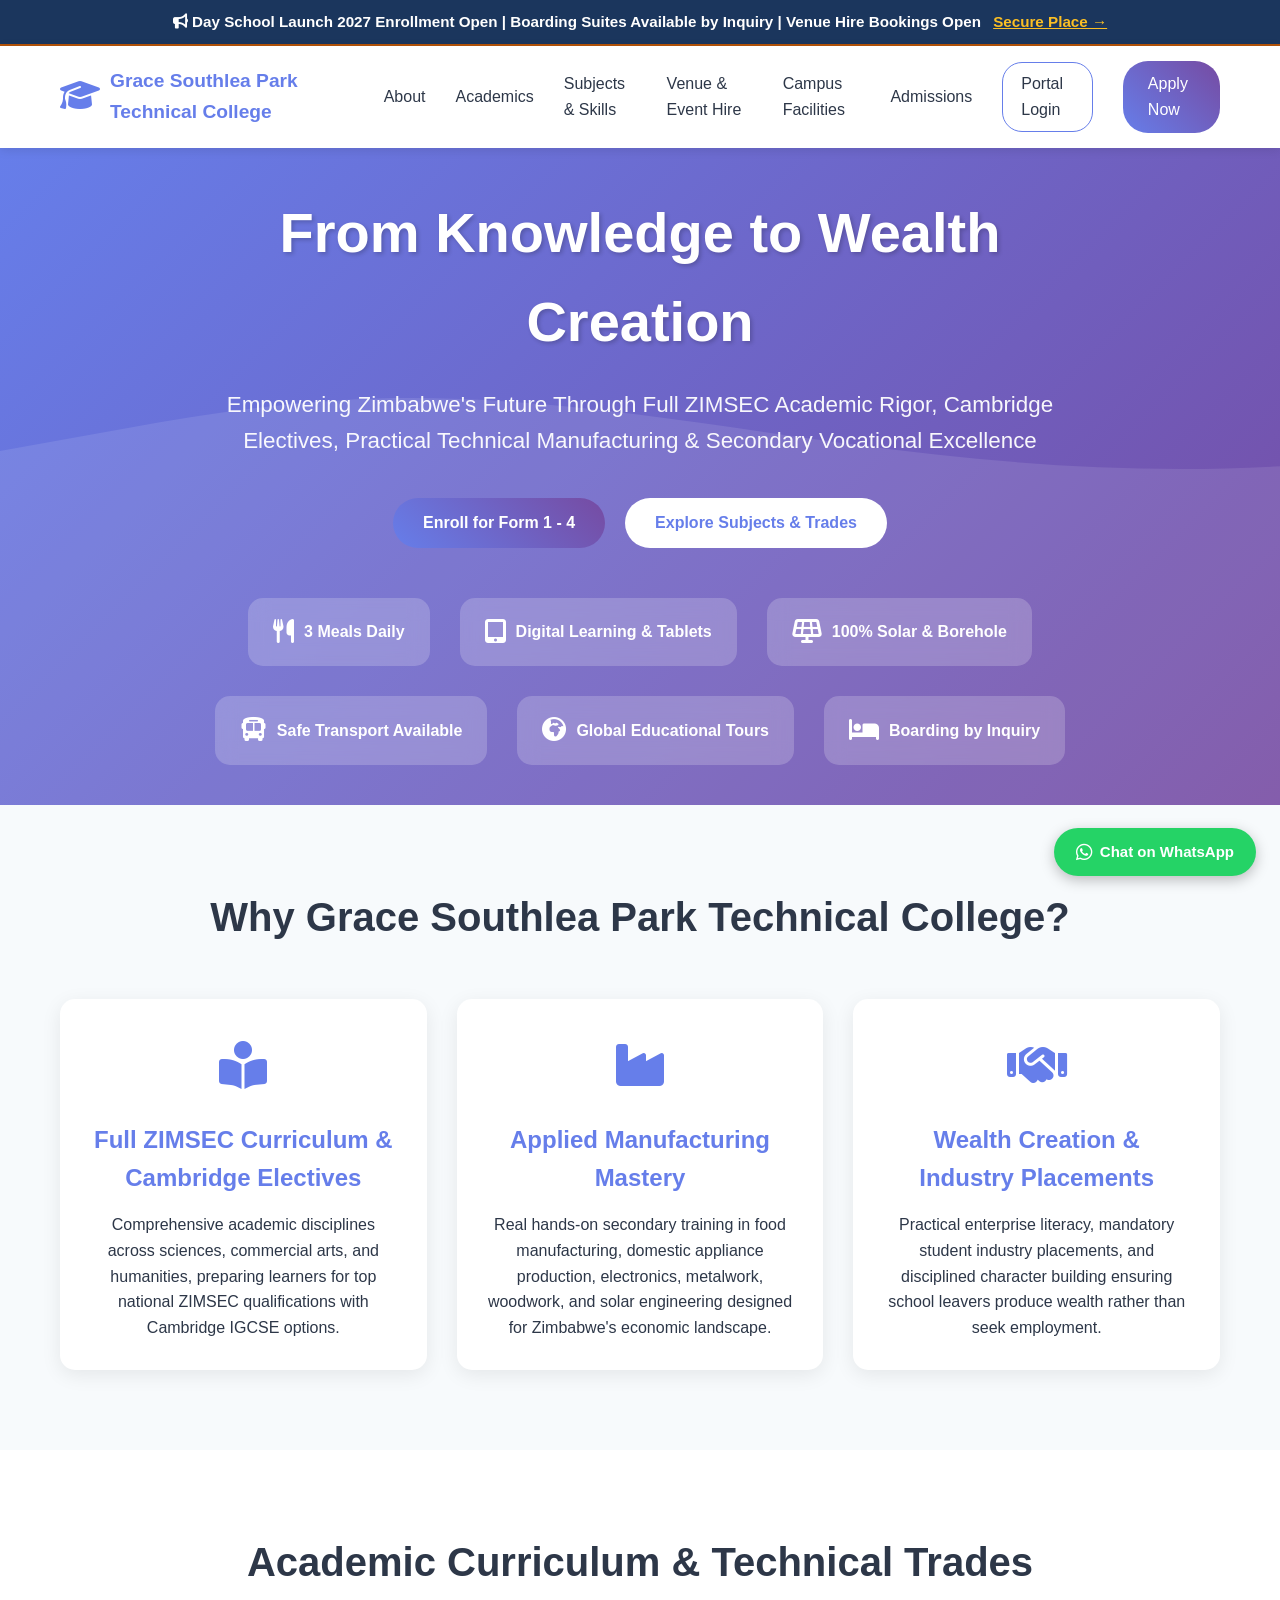
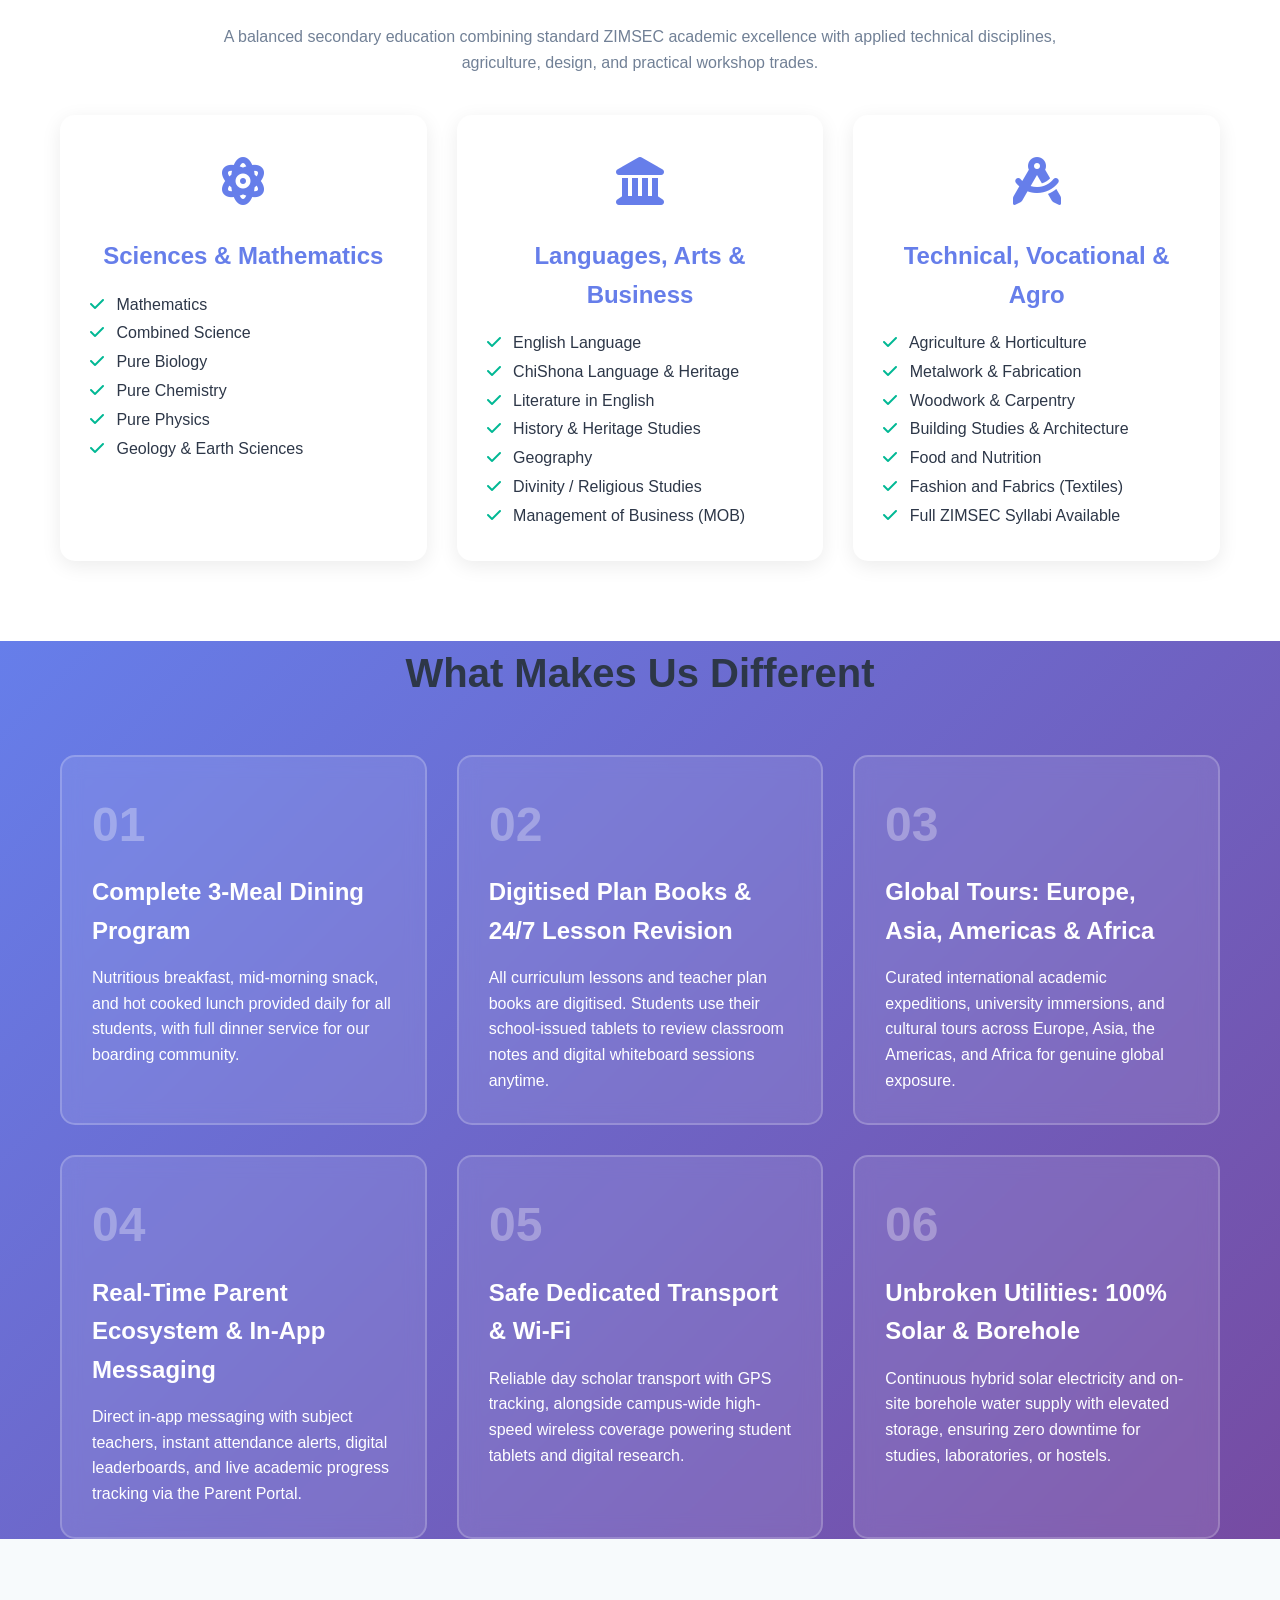
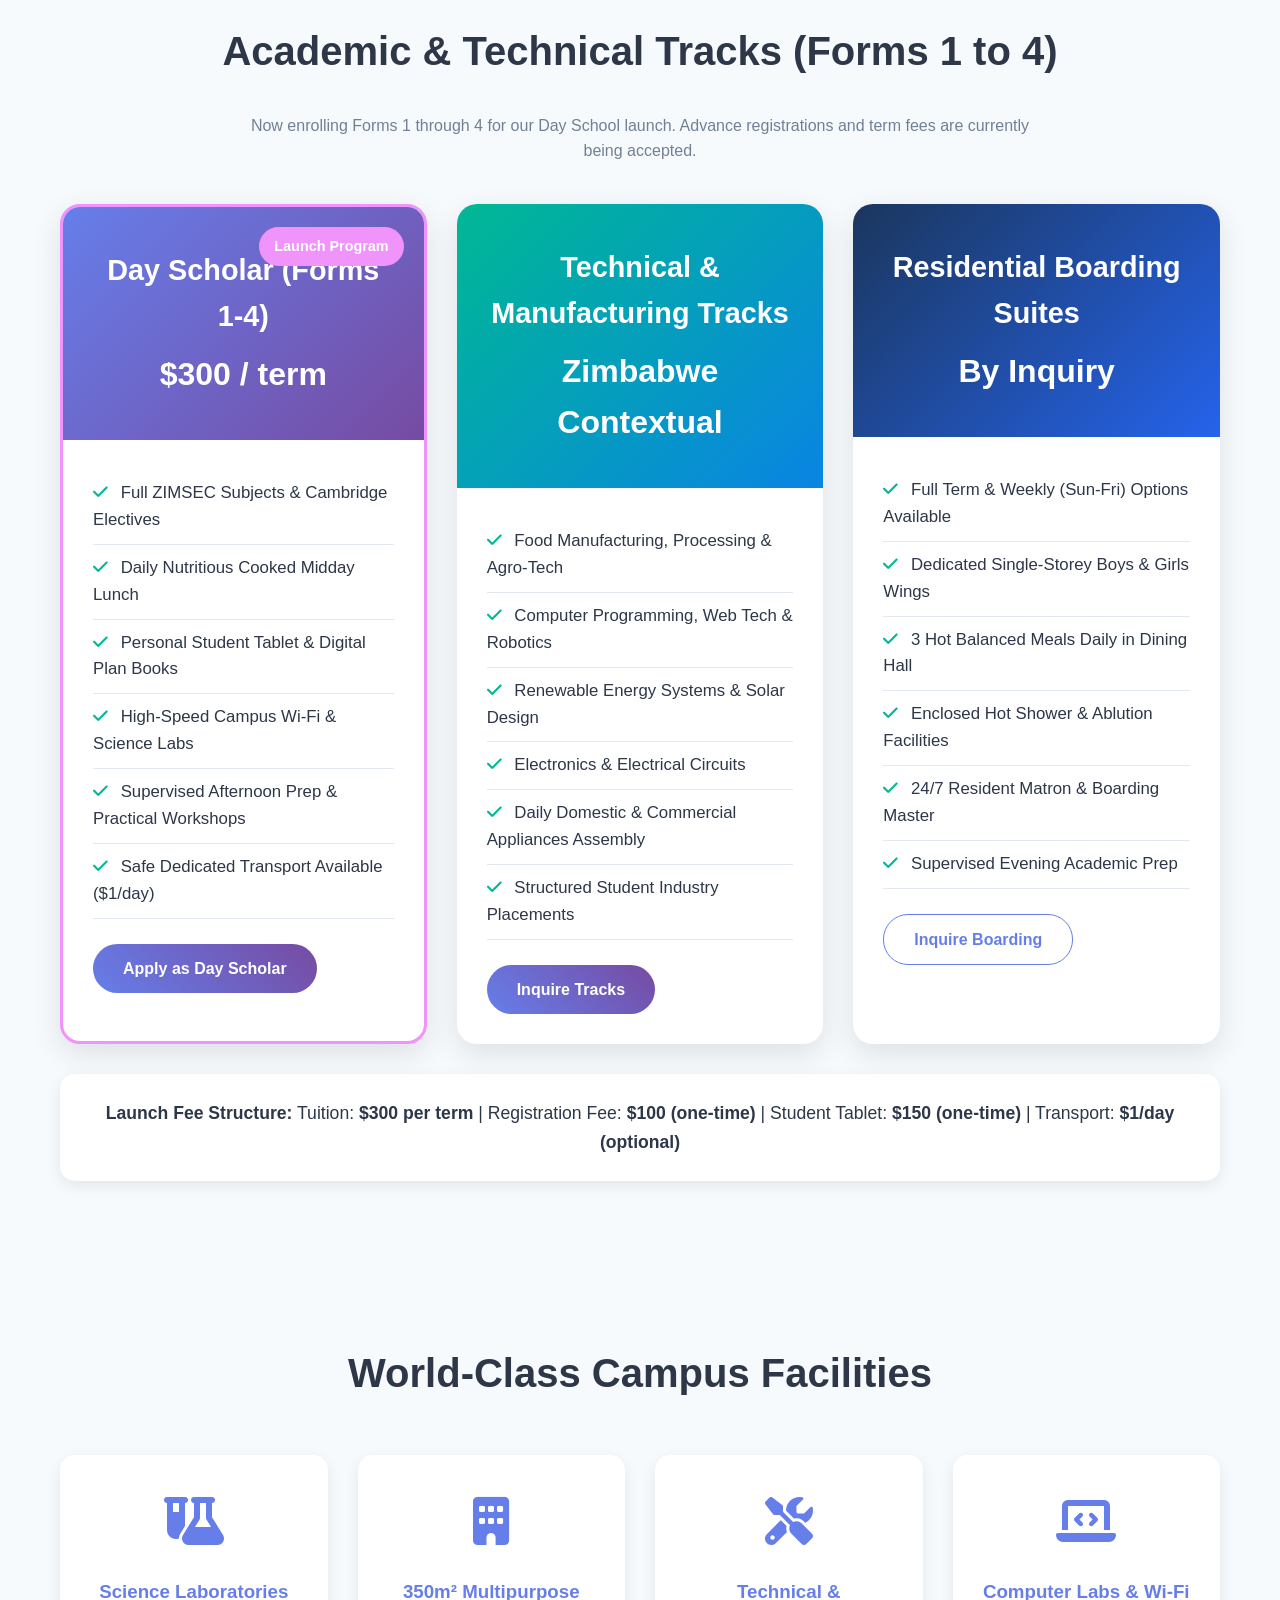
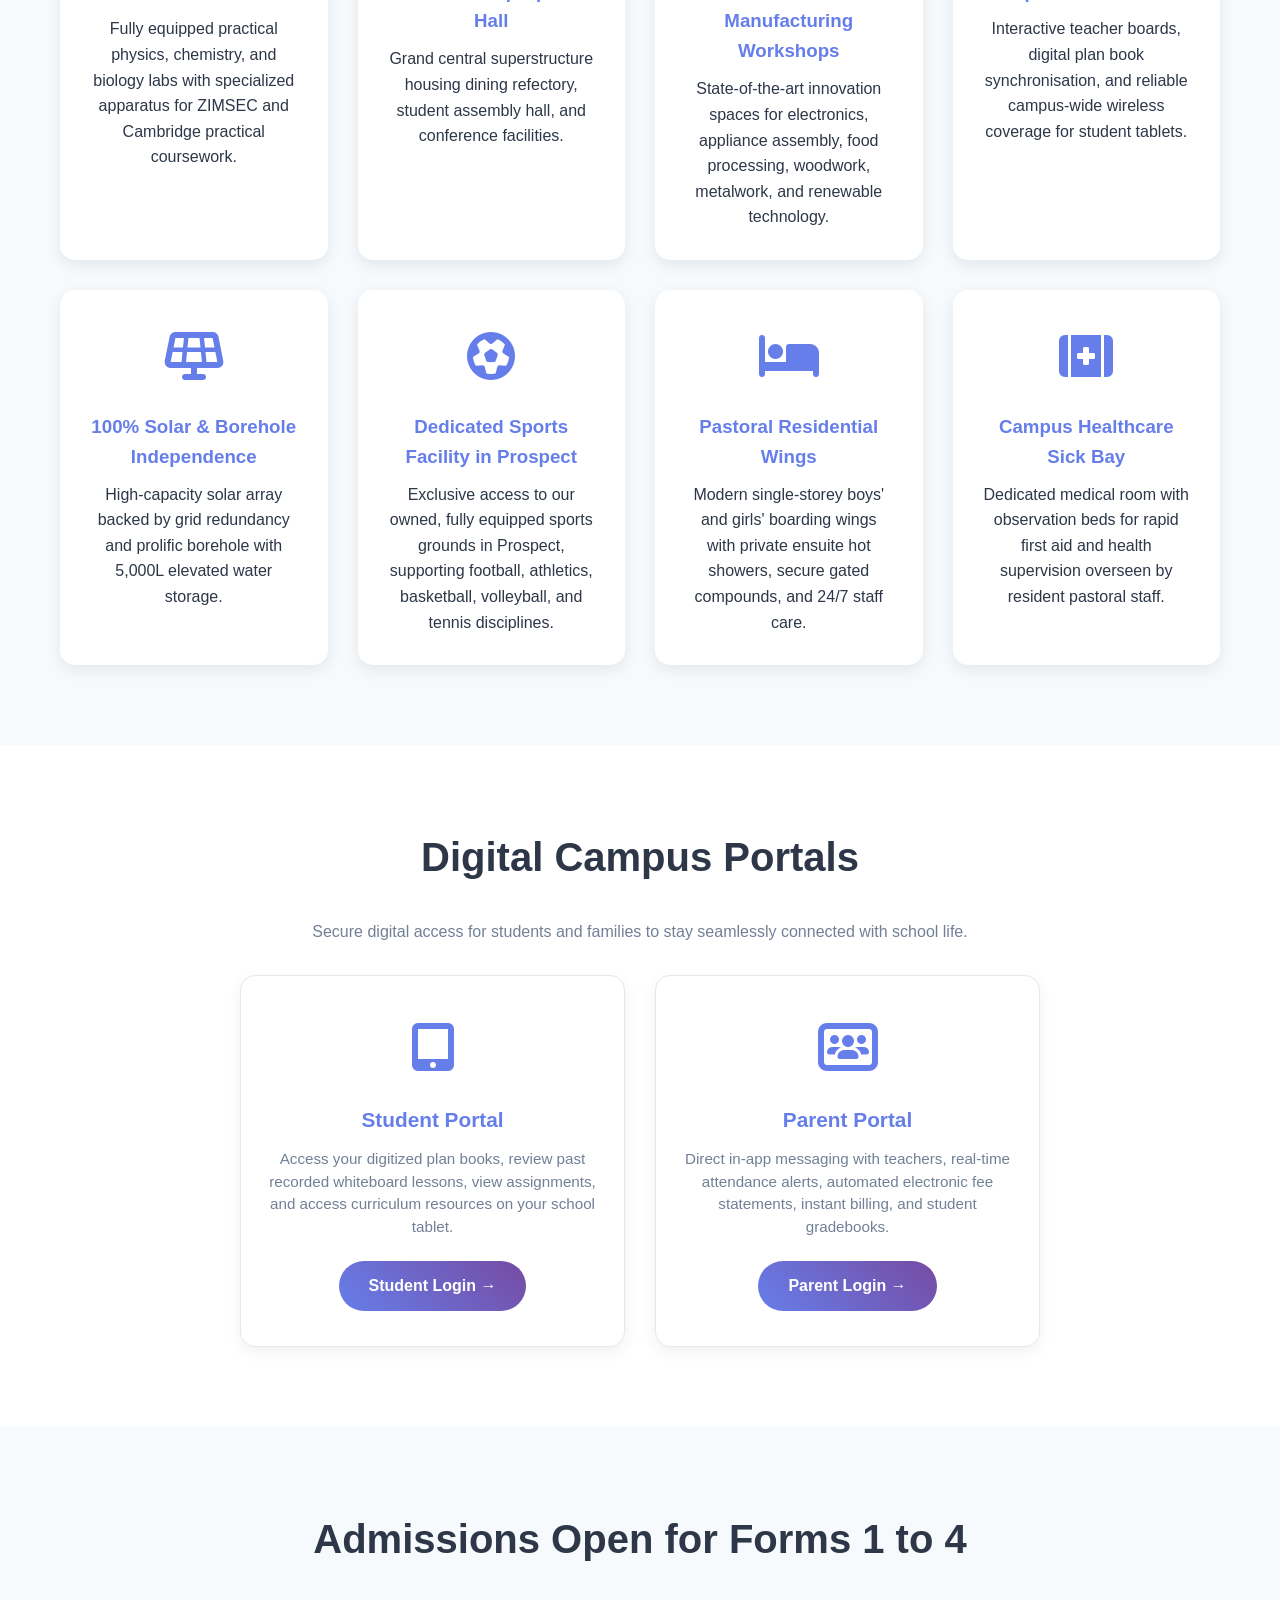
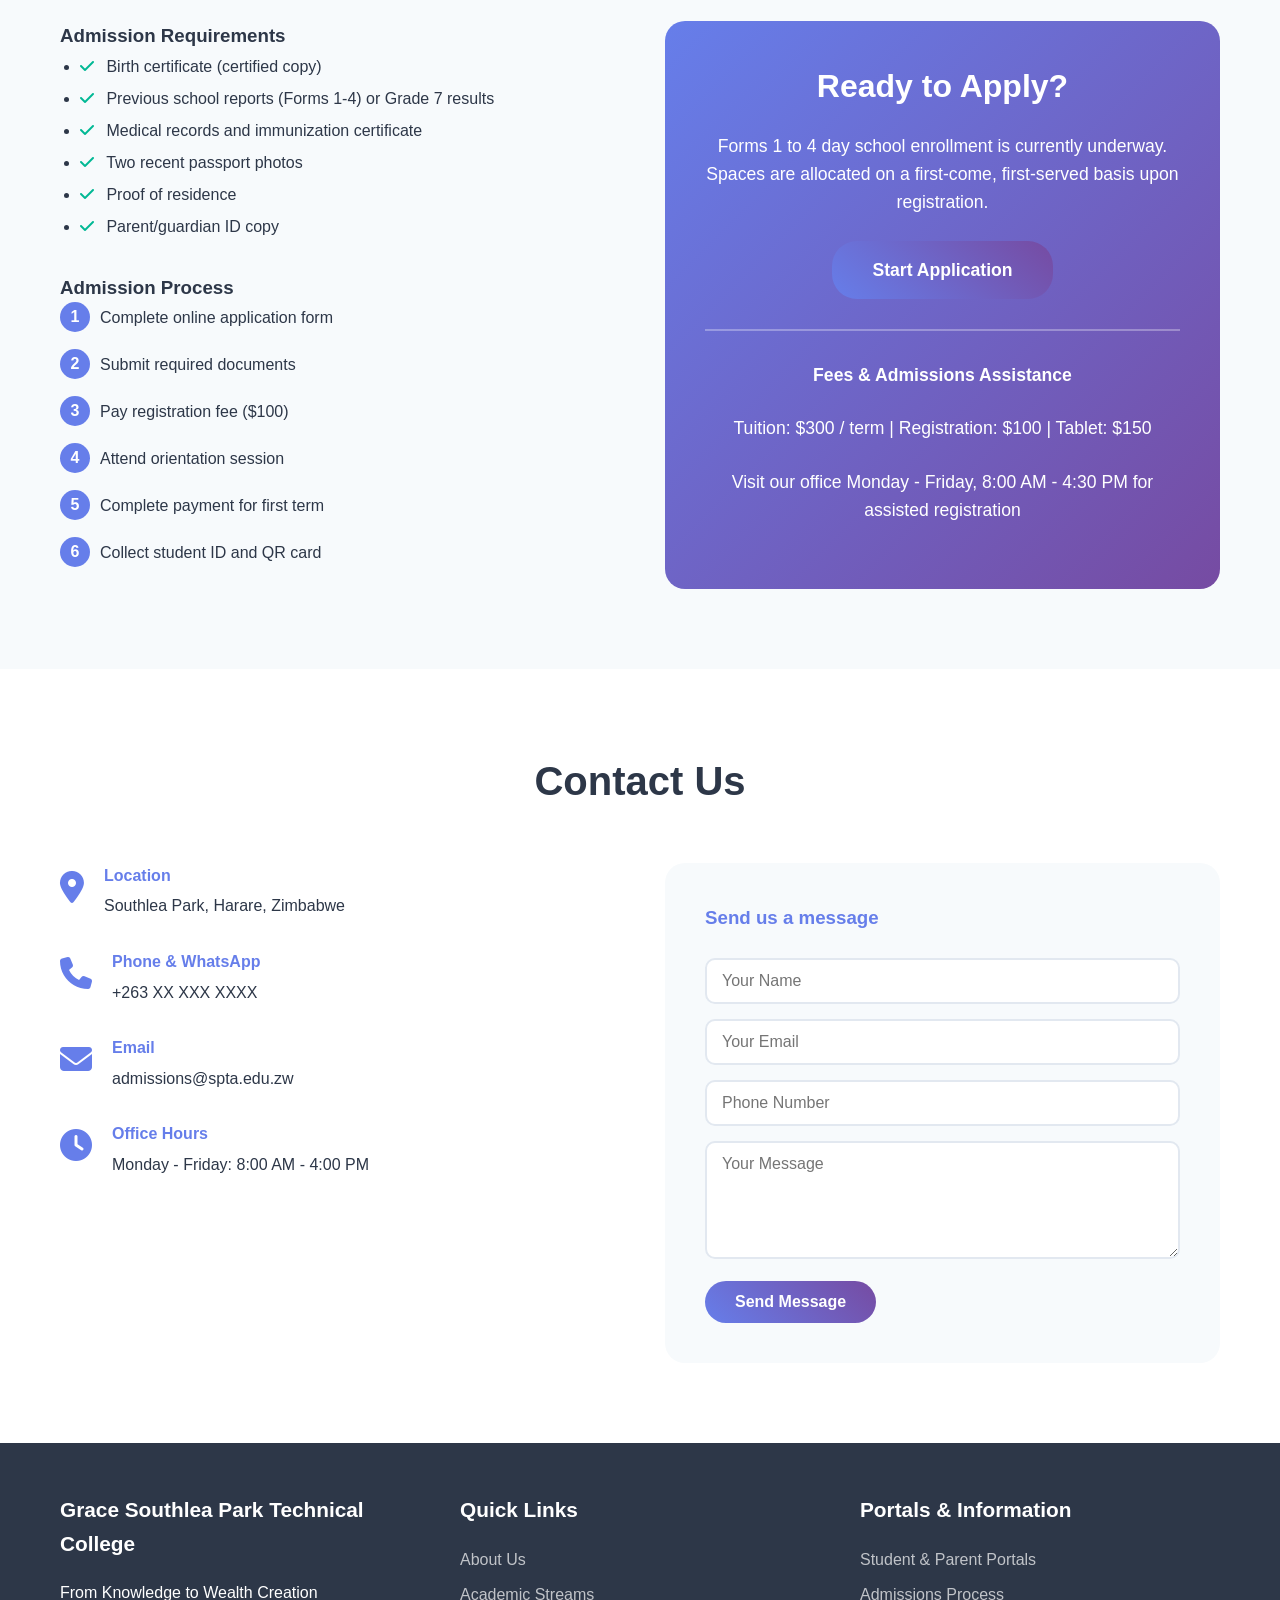
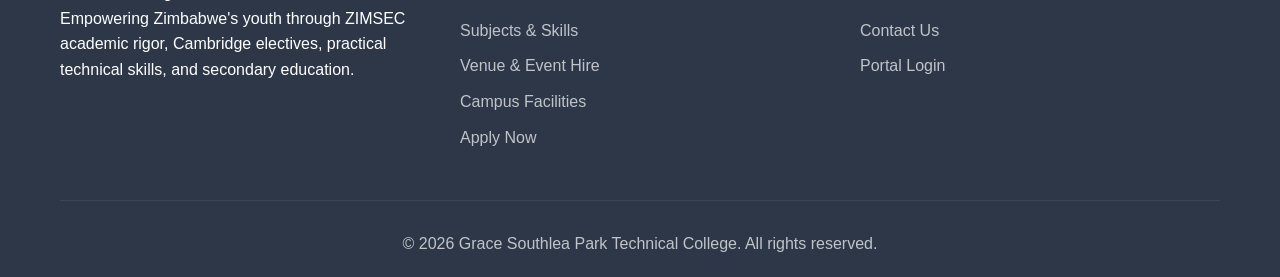
<file: public/index.html>
﻿<!DOCTYPE html>
<html lang="en">
<head>
    <meta charset="UTF-8">
    <meta name="viewport" content="width=device-width, initial-scale=1.0">
    <title>Grace Southlea Park Technical College - From Knowledge to Wealth Creation</title>
    <!-- Central Stylesheet -->
    <link rel="stylesheet" href="css/styles.css">
    <!-- Font Awesome 6 Vector Icons CDN -->
    <link rel="stylesheet" href="https://cdnjs.cloudflare.com/ajax/libs/font-awesome/6.5.1/css/all.min.css">
</head>
<body>
    <!-- Top Announcement Alert -->
    <div class="top-alert-bar">
        <span><i class="fa-solid fa-bullhorn"></i> Day School Launch 2027 Enrollment Open | Boarding Suites Available by Inquiry | Venue Hire Bookings Open</span>
        <a href="#admissions">Secure Place &rarr;</a>
    </div>

    <!-- Navigation (Streamlined to 5 Clean Links) -->
    <nav class="navbar">
        <div class="container">
            <div class="nav-brand">
                <span class="logo"><i class="fa-solid fa-graduation-cap" style="color: var(--primary);"></i></span>
                <span class="brand-name">Grace Southlea Park Technical College</span>
            </div>
            <div class="nav-links">
                <a href="#about">About</a>
                <a href="#programs">Academics</a>
                <a href="#curriculum">Subjects & Skills</a>
                <a href="venue-hire.html">Venue & Event Hire</a>
                <a href="#facilities">Campus Facilities</a>
                <a href="#admissions">Admissions</a>
                <a href="login.html" class="btn-portal">Portal Login</a>
                <a href="register.html" class="btn-register">Apply Now</a>
            </div>
        </div>
    </nav>

    <!-- Hero Section -->
    <section class="hero">
        <div class="hero-overlay"></div>
        <div class="hero-content">
            <h1>From Knowledge to Wealth Creation</h1>
            <p class="tagline">Empowering Zimbabwe's Future Through Full ZIMSEC Academic Rigor, Cambridge Electives, Practical Technical Manufacturing & Secondary Vocational Excellence</p>
            <div class="hero-buttons">
                <a href="register.html" class="btn btn-primary">Enroll for Form 1 - 4</a>
                <a href="#curriculum" class="btn btn-secondary">Explore Subjects & Trades</a>
            </div>
            <div class="hero-features">
                <div class="feature-box">
                    <span class="feature-icon"><i class="fa-solid fa-utensils"></i></span>
                    <span>3 Meals Daily</span>
                </div>
                <div class="feature-box">
                    <span class="feature-icon"><i class="fa-solid fa-tablet-screen-button"></i></span>
                    <span>Digital Learning & Tablets</span>
                </div>
                <div class="feature-box">
                    <span class="feature-icon"><i class="fa-solid fa-solar-panel"></i></span>
                    <span>100% Solar & Borehole</span>
                </div>
                <div class="feature-box">
                    <span class="feature-icon"><i class="fa-solid fa-bus"></i></span>
                    <span>Safe Transport Available</span>
                </div>
                <div class="feature-box">
                    <span class="feature-icon"><i class="fa-solid fa-earth-africa"></i></span>
                    <span>Global Educational Tours</span>
                </div>
                <div class="feature-box">
                    <span class="feature-icon"><i class="fa-solid fa-bed"></i></span>
                    <span>Boarding by Inquiry</span>
                </div>
            </div>
        </div>
    </section>

    <!-- About Section - Symmetrical 3 Cards -->
    <section id="about" class="section">
        <div class="container">
            <h2 class="section-title">Why Grace Southlea Park Technical College?</h2>
            <div class="about-grid">
                <div class="about-card">
                    <div class="card-icon"><i class="fa-solid fa-book-open-reader" style="color: var(--primary);"></i></div>
                    <h3>Full ZIMSEC Curriculum & Cambridge Electives</h3>
                    <p>Comprehensive academic disciplines across sciences, commercial arts, and humanities, preparing learners for top national ZIMSEC qualifications with Cambridge IGCSE options.</p>
                </div>
                <div class="about-card">
                    <div class="card-icon"><i class="fa-solid fa-industry" style="color: var(--primary);"></i></div>
                    <h3>Applied Manufacturing Mastery</h3>
                    <p>Real hands-on secondary training in food manufacturing, domestic appliance production, electronics, metalwork, woodwork, and solar engineering designed for Zimbabwe's economic landscape.</p>
                </div>
                <div class="about-card">
                    <div class="card-icon"><i class="fa-solid fa-handshake" style="color: var(--primary);"></i></div>
                    <h3>Wealth Creation & Industry Placements</h3>
                    <p>Practical enterprise literacy, mandatory student industry placements, and disciplined character building ensuring school leavers produce wealth rather than seek employment.</p>
                </div>
            </div>
        </div>
    </section>

    <!-- Comprehensive Subjects & Curriculum Section -->
    <section id="curriculum" class="section" style="background: white;">
        <div class="container">
            <h2 class="section-title">Academic Curriculum & Technical Trades</h2>
            <p style="text-align: center; max-width: 850px; margin: -20px auto 40px auto; color: #718096;">
                A balanced secondary education combining standard ZIMSEC academic excellence with applied technical disciplines, agriculture, design, and practical workshop trades.
            </p>

            <div class="about-grid" style="grid-template-columns: repeat(auto-fit, minmax(280px, 1fr)) !important;">
                <!-- Regular Academic Core -->
                <div class="about-card" style="text-align: left;">
                    <div class="card-icon" style="text-align: center;"><i class="fa-solid fa-atom" style="color: var(--primary);"></i></div>
                    <h3 style="text-align: center;">Sciences & Mathematics</h3>
                    <ul style="list-style: none; padding-left: 0; line-height: 1.8;">
                        <li><i class="fa-solid fa-check" style="color: var(--success); margin-right: 8px;"></i> Mathematics</li>
                        <li><i class="fa-solid fa-check" style="color: var(--success); margin-right: 8px;"></i> Combined Science</li>
                        <li><i class="fa-solid fa-check" style="color: var(--success); margin-right: 8px;"></i> Pure Biology</li>
                        <li><i class="fa-solid fa-check" style="color: var(--success); margin-right: 8px;"></i> Pure Chemistry</li>
                        <li><i class="fa-solid fa-check" style="color: var(--success); margin-right: 8px;"></i> Pure Physics</li>
                        <li><i class="fa-solid fa-check" style="color: var(--success); margin-right: 8px;"></i> Geology & Earth Sciences</li>
                    </ul>
                </div>

                <!-- Languages & Humanities -->
                <div class="about-card" style="text-align: left;">
                    <div class="card-icon" style="text-align: center;"><i class="fa-solid fa-landmark" style="color: var(--primary);"></i></div>
                    <h3 style="text-align: center;">Languages, Arts & Business</h3>
                    <ul style="list-style: none; padding-left: 0; line-height: 1.8;">
                        <li><i class="fa-solid fa-check" style="color: var(--success); margin-right: 8px;"></i> English Language</li>
                        <li><i class="fa-solid fa-check" style="color: var(--success); margin-right: 8px;"></i> ChiShona Language & Heritage</li>
                        <li><i class="fa-solid fa-check" style="color: var(--success); margin-right: 8px;"></i> Literature in English</li>
                        <li><i class="fa-solid fa-check" style="color: var(--success); margin-right: 8px;"></i> History & Heritage Studies</li>
                        <li><i class="fa-solid fa-check" style="color: var(--success); margin-right: 8px;"></i> Geography</li>
                        <li><i class="fa-solid fa-check" style="color: var(--success); margin-right: 8px;"></i> Divinity / Religious Studies</li>
                        <li><i class="fa-solid fa-check" style="color: var(--success); margin-right: 8px;"></i> Management of Business (MOB)</li>
                    </ul>
                </div>

                <!-- Practical Technical & Vocational Subjects -->
                <div class="about-card" style="text-align: left;">
                    <div class="card-icon" style="text-align: center;"><i class="fa-solid fa-compass-drafting" style="color: var(--primary);"></i></div>
                    <h3 style="text-align: center;">Technical, Vocational & Agro</h3>
                    <ul style="list-style: none; padding-left: 0; line-height: 1.8;">
                        <li><i class="fa-solid fa-check" style="color: var(--success); margin-right: 8px;"></i> Agriculture & Horticulture</li>
                        <li><i class="fa-solid fa-check" style="color: var(--success); margin-right: 8px;"></i> Metalwork & Fabrication</li>
                        <li><i class="fa-solid fa-check" style="color: var(--success); margin-right: 8px;"></i> Woodwork & Carpentry</li>
                        <li><i class="fa-solid fa-check" style="color: var(--success); margin-right: 8px;"></i> Building Studies & Architecture</li>
                        <li><i class="fa-solid fa-check" style="color: var(--success); margin-right: 8px;"></i> Food and Nutrition</li>
                        <li><i class="fa-solid fa-check" style="color: var(--success); margin-right: 8px;"></i> Fashion and Fabrics (Textiles)</li>
                        <li><i class="fa-solid fa-check" style="color: var(--success); margin-right: 8px;"></i> Full ZIMSEC Syllabi Available</li>
                    </ul>
                </div>
            </div>
        </div>
    </section>

    <!-- Differentiators Section - 6 Balanced Items -->
    <section class="differentiators">
        <div class="container">
            <h2 class="section-title">What Makes Us Different</h2>
            <div class="diff-grid">
                <div class="diff-item">
                    <span class="diff-number">01</span>
                    <h3>Complete 3-Meal Dining Program</h3>
                    <p>Nutritious breakfast, mid-morning snack, and hot cooked lunch provided daily for all students, with full dinner service for our boarding community.</p>
                </div>
                <div class="diff-item">
                    <span class="diff-number">02</span>
                    <h3>Digitised Plan Books & 24/7 Lesson Revision</h3>
                    <p>All curriculum lessons and teacher plan books are digitised. Students use their school-issued tablets to review classroom notes and digital whiteboard sessions anytime.</p>
                </div>
                <div class="diff-item">
                    <span class="diff-number">03</span>
                    <h3>Global Tours: Europe, Asia, Americas & Africa</h3>
                    <p>Curated international academic expeditions, university immersions, and cultural tours across Europe, Asia, the Americas, and Africa for genuine global exposure.</p>
                </div>
                <div class="diff-item">
                    <span class="diff-number">04</span>
                    <h3>Real-Time Parent Ecosystem & In-App Messaging</h3>
                    <p>Direct in-app messaging with subject teachers, instant attendance alerts, digital leaderboards, and live academic progress tracking via the Parent Portal.</p>
                </div>
                <div class="diff-item">
                    <span class="diff-number">05</span>
                    <h3>Safe Dedicated Transport & Wi-Fi</h3>
                    <p>Reliable day scholar transport with GPS tracking, alongside campus-wide high-speed wireless coverage powering student tablets and digital research.</p>
                </div>
                <div class="diff-item">
                    <span class="diff-number">06</span>
                    <h3>Unbroken Utilities: 100% Solar & Borehole</h3>
                    <p>Continuous hybrid solar electricity and on-site borehole water supply with elevated storage, ensuring zero downtime for studies, laboratories, or hostels.</p>
                </div>
            </div>
        </div>
    </section>

    <!-- Programs Section - Symmetrical 3 Columns -->
    <section id="programs" class="section programs-section">
        <div class="container">
            <h2 class="section-title">Academic & Technical Tracks (Forms 1 to 4)</h2>
            <p style="text-align: center; max-width: 800px; margin: -20px auto 40px auto; color: #718096;">
                Now enrolling Forms 1 through 4 for our Day School launch. Advance registrations and term fees are currently being accepted.
            </p>
            <div class="programs-grid">
                <!-- Day Scholar Form 1-4 -->
                <div class="program-card featured">
                    <div class="featured-badge">Launch Program</div>
                    <div class="program-header" style="background: linear-gradient(135deg, #667eea 0%, #764ba2 100%);">
                        <h3>Day Scholar (Forms 1-4)</h3>
                        <p class="price">$300 / term</p>
                    </div>
                    <div class="program-body">
                        <ul class="program-features">
                            <li><i class="fa-solid fa-check" style="color: var(--success); margin-right: 8px;"></i> Full ZIMSEC Subjects & Cambridge Electives</li>
                            <li><i class="fa-solid fa-check" style="color: var(--success); margin-right: 8px;"></i> Daily Nutritious Cooked Midday Lunch</li>
                            <li><i class="fa-solid fa-check" style="color: var(--success); margin-right: 8px;"></i> Personal Student Tablet & Digital Plan Books</li>
                            <li><i class="fa-solid fa-check" style="color: var(--success); margin-right: 8px;"></i> High-Speed Campus Wi-Fi & Science Labs</li>
                            <li><i class="fa-solid fa-check" style="color: var(--success); margin-right: 8px;"></i> Supervised Afternoon Prep & Practical Workshops</li>
                            <li><i class="fa-solid fa-check" style="color: var(--success); margin-right: 8px;"></i> Safe Dedicated Transport Available ($1/day)</li>
                        </ul>
                        <a href="register.html" class="btn btn-primary">Apply as Day Scholar</a>
                    </div>
                </div>

                <!-- Secondary Technical Manufacturing & Placements -->
                <div class="program-card">
                    <div class="program-header" style="background: linear-gradient(135deg, #00b894 0%, #0984e3 100%);">
                        <h3>Technical & Manufacturing Tracks</h3>
                        <p class="price">Zimbabwe Contextual</p>
                    </div>
                    <div class="program-body">
                        <ul class="program-features">
                            <li><i class="fa-solid fa-check" style="color: var(--success); margin-right: 8px;"></i> Food Manufacturing, Processing & Agro-Tech</li>
                            <li><i class="fa-solid fa-check" style="color: var(--success); margin-right: 8px;"></i> Computer Programming, Web Tech & Robotics</li>
                            <li><i class="fa-solid fa-check" style="color: var(--success); margin-right: 8px;"></i> Renewable Energy Systems & Solar Design</li>
                            <li><i class="fa-solid fa-check" style="color: var(--success); margin-right: 8px;"></i> Electronics & Electrical Circuits</li>
                            <li><i class="fa-solid fa-check" style="color: var(--success); margin-right: 8px;"></i> Daily Domestic & Commercial Appliances Assembly</li>
                            <li><i class="fa-solid fa-check" style="color: var(--success); margin-right: 8px;"></i> Structured Student Industry Placements</li>
                        </ul>
                        <a href="register.html" class="btn btn-primary">Inquire Tracks</a>
                    </div>
                </div>

                <!-- Residential Boarding by Inquiry -->
                <div class="program-card">
                    <div class="program-header" style="background: linear-gradient(135deg, #1b365d 0%, #2563eb 100%);">
                        <h3>Residential Boarding Suites</h3>
                        <p class="price">By Inquiry</p>
                    </div>
                    <div class="program-body">
                        <ul class="program-features">
                            <li><i class="fa-solid fa-check" style="color: var(--success); margin-right: 8px;"></i> Full Term & Weekly (Sun-Fri) Options Available</li>
                            <li><i class="fa-solid fa-check" style="color: var(--success); margin-right: 8px;"></i> Dedicated Single-Storey Boys & Girls Wings</li>
                            <li><i class="fa-solid fa-check" style="color: var(--success); margin-right: 8px;"></i> 3 Hot Balanced Meals Daily in Dining Hall</li>
                            <li><i class="fa-solid fa-check" style="color: var(--success); margin-right: 8px;"></i> Enclosed Hot Shower & Ablution Facilities</li>
                            <li><i class="fa-solid fa-check" style="color: var(--success); margin-right: 8px;"></i> 24/7 Resident Matron & Boarding Master</li>
                            <li><i class="fa-solid fa-check" style="color: var(--success); margin-right: 8px;"></i> Supervised Evening Academic Prep</li>
                        </ul>
                        <a href="https://wa.me/263XXXXXXXXX?text=Hello%20GSTC%2C%20I%20would%20like%20to%20inquire%20about%20boarding%20accommodation%20for%20Form%201-4" class="btn btn-secondary" style="border: 1px solid var(--primary);">Inquire Boarding</a>
                    </div>
                </div>
            </div>

            <div class="pricing-note">
                <p><strong>Launch Fee Structure:</strong> Tuition: <strong>$300 per term</strong> | Registration Fee: <strong>$100 (one-time)</strong> | Student Tablet: <strong>$150 (one-time)</strong> | Transport: <strong>$1/day (optional)</strong></p>
            </div>
        </div>
    </section>

    <!-- Facilities Section -->
    <section id="facilities" class="section">
        <div class="container">
            <h2 class="section-title">World-Class Campus Facilities</h2>
            <div class="facilities-grid">
                <div class="facility-card">
                    <span class="facility-icon"><i class="fa-solid fa-flask-vial" style="color: var(--primary);"></i></span>
                    <h3>Science Laboratories</h3>
                    <p>Fully equipped practical physics, chemistry, and biology labs with specialized apparatus for ZIMSEC and Cambridge practical coursework.</p>
                </div>
                <div class="facility-card">
                    <span class="facility-icon"><i class="fa-solid fa-building" style="color: var(--primary);"></i></span>
                    <h3>350m² Multipurpose Hall</h3>
                    <p>Grand central superstructure housing dining refectory, student assembly hall, and conference facilities.</p>
                </div>
                <div class="facility-card">
                    <span class="facility-icon"><i class="fa-solid fa-screwdriver-wrench" style="color: var(--primary);"></i></span>
                    <h3>Technical & Manufacturing Workshops</h3>
                    <p>State-of-the-art innovation spaces for electronics, appliance assembly, food processing, woodwork, metalwork, and renewable technology.</p>
                </div>
                <div class="facility-card">
                    <span class="facility-icon"><i class="fa-solid fa-laptop-code" style="color: var(--primary);"></i></span>
                    <h3>Computer Labs & Wi-Fi</h3>
                    <p>Interactive teacher boards, digital plan book synchronisation, and reliable campus-wide wireless coverage for student tablets.</p>
                </div>
                <div class="facility-card">
                    <span class="facility-icon"><i class="fa-solid fa-solar-panel" style="color: var(--primary);"></i></span>
                    <h3>100% Solar & Borehole Independence</h3>
                    <p>High-capacity solar array backed by grid redundancy and prolific borehole with 5,000L elevated water storage.</p>
                </div>
                <div class="facility-card">
                    <span class="facility-icon"><i class="fa-solid fa-futbol" style="color: var(--primary);"></i></span>
                    <h3>Dedicated Sports Facility in Prospect</h3>
                    <p>Exclusive access to our owned, fully equipped sports grounds in Prospect, supporting football, athletics, basketball, volleyball, and tennis disciplines.</p>
                </div>
                <div class="facility-card">
                    <span class="facility-icon"><i class="fa-solid fa-bed" style="color: var(--primary);"></i></span>
                    <h3>Pastoral Residential Wings</h3>
                    <p>Modern single-storey boys' and girls' boarding wings with private ensuite hot showers, secure gated compounds, and 24/7 staff care.</p>
                </div>
                <div class="facility-card">
                    <span class="facility-icon"><i class="fa-solid fa-kit-medical" style="color: var(--primary);"></i></span>
                    <h3>Campus Healthcare Sick Bay</h3>
                    <p>Dedicated medical room with observation beds for rapid first aid and health supervision overseen by resident pastoral staff.</p>
                </div>
            </div>
        </div>
    </section>

    <!-- Public Portals Section - Strictly Parent & Student Only -->
    <section id="portals" class="section" style="background: white;">
        <div class="container">
            <h2 class="section-title">Digital Campus Portals</h2>
            <p style="text-align: center; max-width: 800px; margin: -20px auto 10px auto; color: #718096;">
                Secure digital access for students and families to stay seamlessly connected with school life.
            </p>
            <div class="portal-dual-grid">
                <div class="portal-box">
                    <span class="portal-box-icon"><i class="fa-solid fa-tablet-screen-button" style="color: var(--primary);"></i></span>
                    <h4>Student Portal</h4>
                    <p>Access your digitized plan books, review past recorded whiteboard lessons, view assignments, and access curriculum resources on your school tablet.</p>
                    <a href="login.html" class="btn btn-primary">Student Login &rarr;</a>
                </div>
                <div class="portal-box">
                    <span class="portal-box-icon"><i class="fa-solid fa-users-rectangle" style="color: var(--primary);"></i></span>
                    <h4>Parent Portal</h4>
                    <p>Direct in-app messaging with teachers, real-time attendance alerts, automated electronic fee statements, instant billing, and student gradebooks.</p>
                    <a href="login.html" class="btn btn-primary">Parent Login &rarr;</a>
                </div>
            </div>
        </div>
    </section>

    <!-- Admissions Section - Exact 6-Step Admission Process Restored -->
    <section id="admissions" class="section admissions-section">
        <div class="container">
            <h2 class="section-title">Admissions Open for Forms 1 to 4</h2>
            <div class="admissions-content">
                <div class="admissions-info">
                    <h3>Admission Requirements</h3>
                    <ul class="requirements-list">
                        <li><i class="fa-solid fa-check" style="color: var(--success); margin-right: 8px;"></i> Birth certificate (certified copy)</li>
                        <li><i class="fa-solid fa-check" style="color: var(--success); margin-right: 8px;"></i> Previous school reports (Forms 1-4) or Grade 7 results</li>
                        <li><i class="fa-solid fa-check" style="color: var(--success); margin-right: 8px;"></i> Medical records and immunization certificate</li>
                        <li><i class="fa-solid fa-check" style="color: var(--success); margin-right: 8px;"></i> Two recent passport photos</li>
                        <li><i class="fa-solid fa-check" style="color: var(--success); margin-right: 8px;"></i> Proof of residence</li>
                        <li><i class="fa-solid fa-check" style="color: var(--success); margin-right: 8px;"></i> Parent/guardian ID copy</li>
                    </ul>
                    
                    <h3 style="margin-top: 30px;">Admission Process</h3>
                    <ol class="process-list">
                        <li>Complete online application form</li>
                        <li>Submit required documents</li>
                        <li>Pay registration fee ($100)</li>
                        <li>Attend orientation session</li>
                        <li>Complete payment for first term</li>
                        <li>Collect student ID and QR card</li>
                    </ol>
                </div>
                
                <div class="admissions-cta">
                    <div class="cta-box">
                        <h3>Ready to Apply?</h3>
                        <p>Forms 1 to 4 day school enrollment is currently underway. Spaces are allocated on a first-come, first-served basis upon registration.</p>
                        <a href="register.html" class="btn btn-large btn-primary">Start Application</a>
                        
                        <div class="cta-note">
                            <p><strong>Fees & Admissions Assistance</strong></p>
                            <p>Tuition: $300 / term | Registration: $100 | Tablet: $150</p>
                            <p>Visit our office Monday - Friday, 8:00 AM - 4:30 PM for assisted registration</p>
                        </div>
                    </div>
                </div>
            </div>
        </div>
    </section>

    <!-- Contact Section -->
    <section id="contact" class="section contact-section">
        <div class="container">
            <h2 class="section-title">Contact Us</h2>
            <div class="contact-grid">
                <div class="contact-info">
                    <div class="contact-item">
                        <span class="contact-icon"><i class="fa-solid fa-location-dot" style="color: var(--primary);"></i></span>
                        <div>
                            <h4>Location</h4>
                            <p>Southlea Park, Harare, Zimbabwe</p>
                        </div>
                    </div>
                    <div class="contact-item">
                        <span class="contact-icon"><i class="fa-solid fa-phone" style="color: var(--primary);"></i></span>
                        <div>
                            <h4>Phone & WhatsApp</h4>
                            <p>+263 XX XXX XXXX</p>
                        </div>
                    </div>
                    <div class="contact-item">
                        <span class="contact-icon"><i class="fa-solid fa-envelope" style="color: var(--primary);"></i></span>
                        <div>
                            <h4>Email</h4>
                            <p>admissions@spta.edu.zw</p>
                        </div>
                    </div>
                    <div class="contact-item">
                        <span class="contact-icon"><i class="fa-solid fa-clock" style="color: var(--primary);"></i></span>
                        <div>
                            <h4>Office Hours</h4>
                            <p>Monday - Friday: 8:00 AM - 4:00 PM</p>
                        </div>
                    </div>
                </div>
                
                <div class="contact-form">
                    <h3>Send us a message</h3>
                    <form id="contactForm">
                        <input type="text" placeholder="Your Name" required>
                        <input type="email" placeholder="Your Email" required>
                        <input type="tel" placeholder="Phone Number" required>
                        <textarea rows="5" placeholder="Your Message" required></textarea>
                        <button type="submit" class="btn btn-primary">Send Message</button>
                    </form>
                </div>
            </div>
        </div>
    </section>

    <!-- Footer -->
    <footer class="footer">
        <div class="container">
            <div class="footer-content">
                <div class="footer-section">
                    <h4>Grace Southlea Park Technical College</h4>
                    <p>From Knowledge to Wealth Creation</p>
                    <p>Empowering Zimbabwe's youth through ZIMSEC academic rigor, Cambridge electives, practical technical skills, and secondary education.</p>
                </div>
                <div class="footer-section">
                    <h4>Quick Links</h4>
                    <a href="#about">About Us</a>
                    <a href="#programs">Academic Streams</a>
                    <a href="#curriculum">Subjects & Skills</a>
                    <a href="venue-hire.html">Venue & Event Hire</a>
                    <a href="#facilities">Campus Facilities</a>
                    <a href="register.html">Apply Now</a>
                </div>
                <div class="footer-section">
                    <h4>Portals & Information</h4>
                    <a href="#portals">Student & Parent Portals</a>
                    <a href="#admissions">Admissions Process</a>
                    <a href="#contact">Contact Us</a>
                    <a href="login.html">Portal Login</a>
                </div>
            </div>
            <div class="footer-bottom">
                <p>&copy; 2026 Grace Southlea Park Technical College. All rights reserved.</p>
            </div>
        </div>
    </footer>

    <!-- Floating WhatsApp Admissions Button -->
    <a href="https://wa.me/263XXXXXXXXX?text=Hello%20GSTC%2C%20I%20am%20inquiring%20about%20Forms%201%20to%204%20day%20school%20enrollment" class="whatsapp-float" target="_blank" rel="noopener">
        <i class="fa-brands fa-whatsapp fa-lg"></i>
        <span>Chat on WhatsApp</span>
    </a>

    <script src="js/public.js"></script>
</body>
</html>
</file>
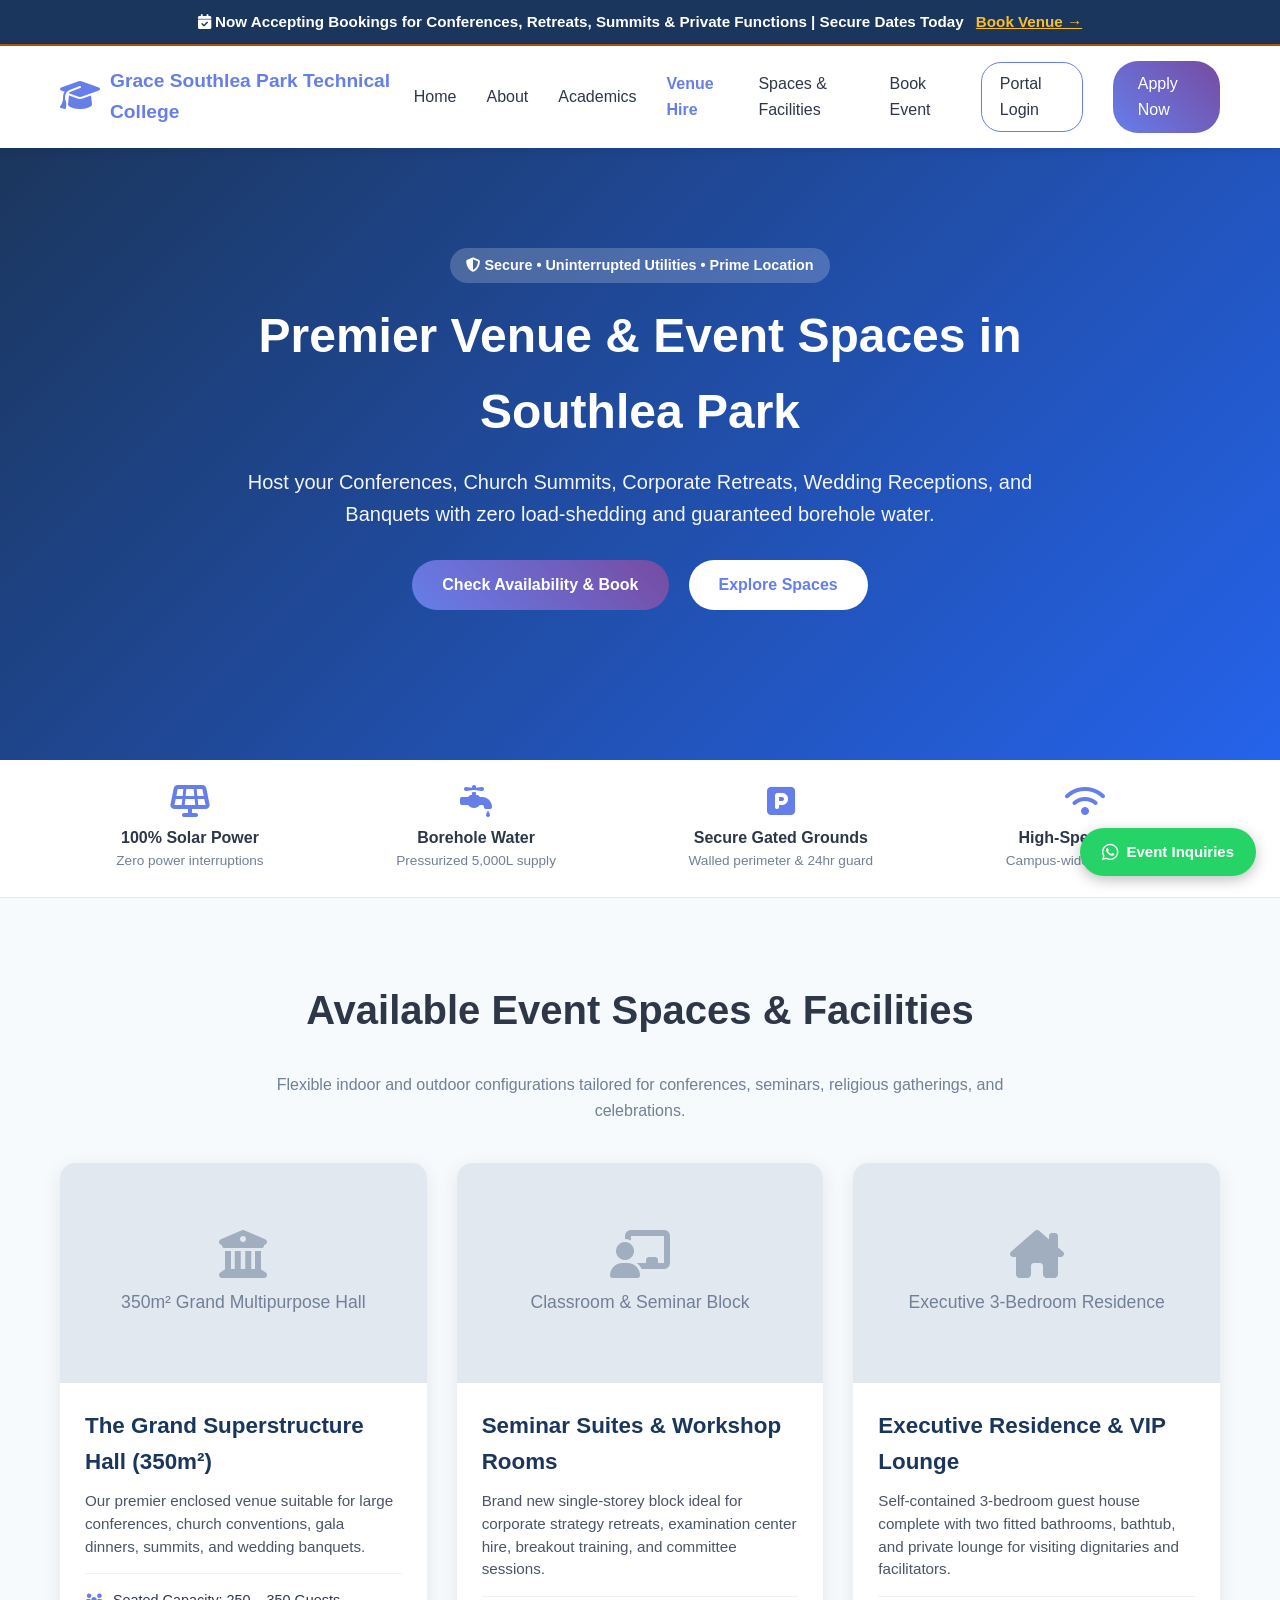
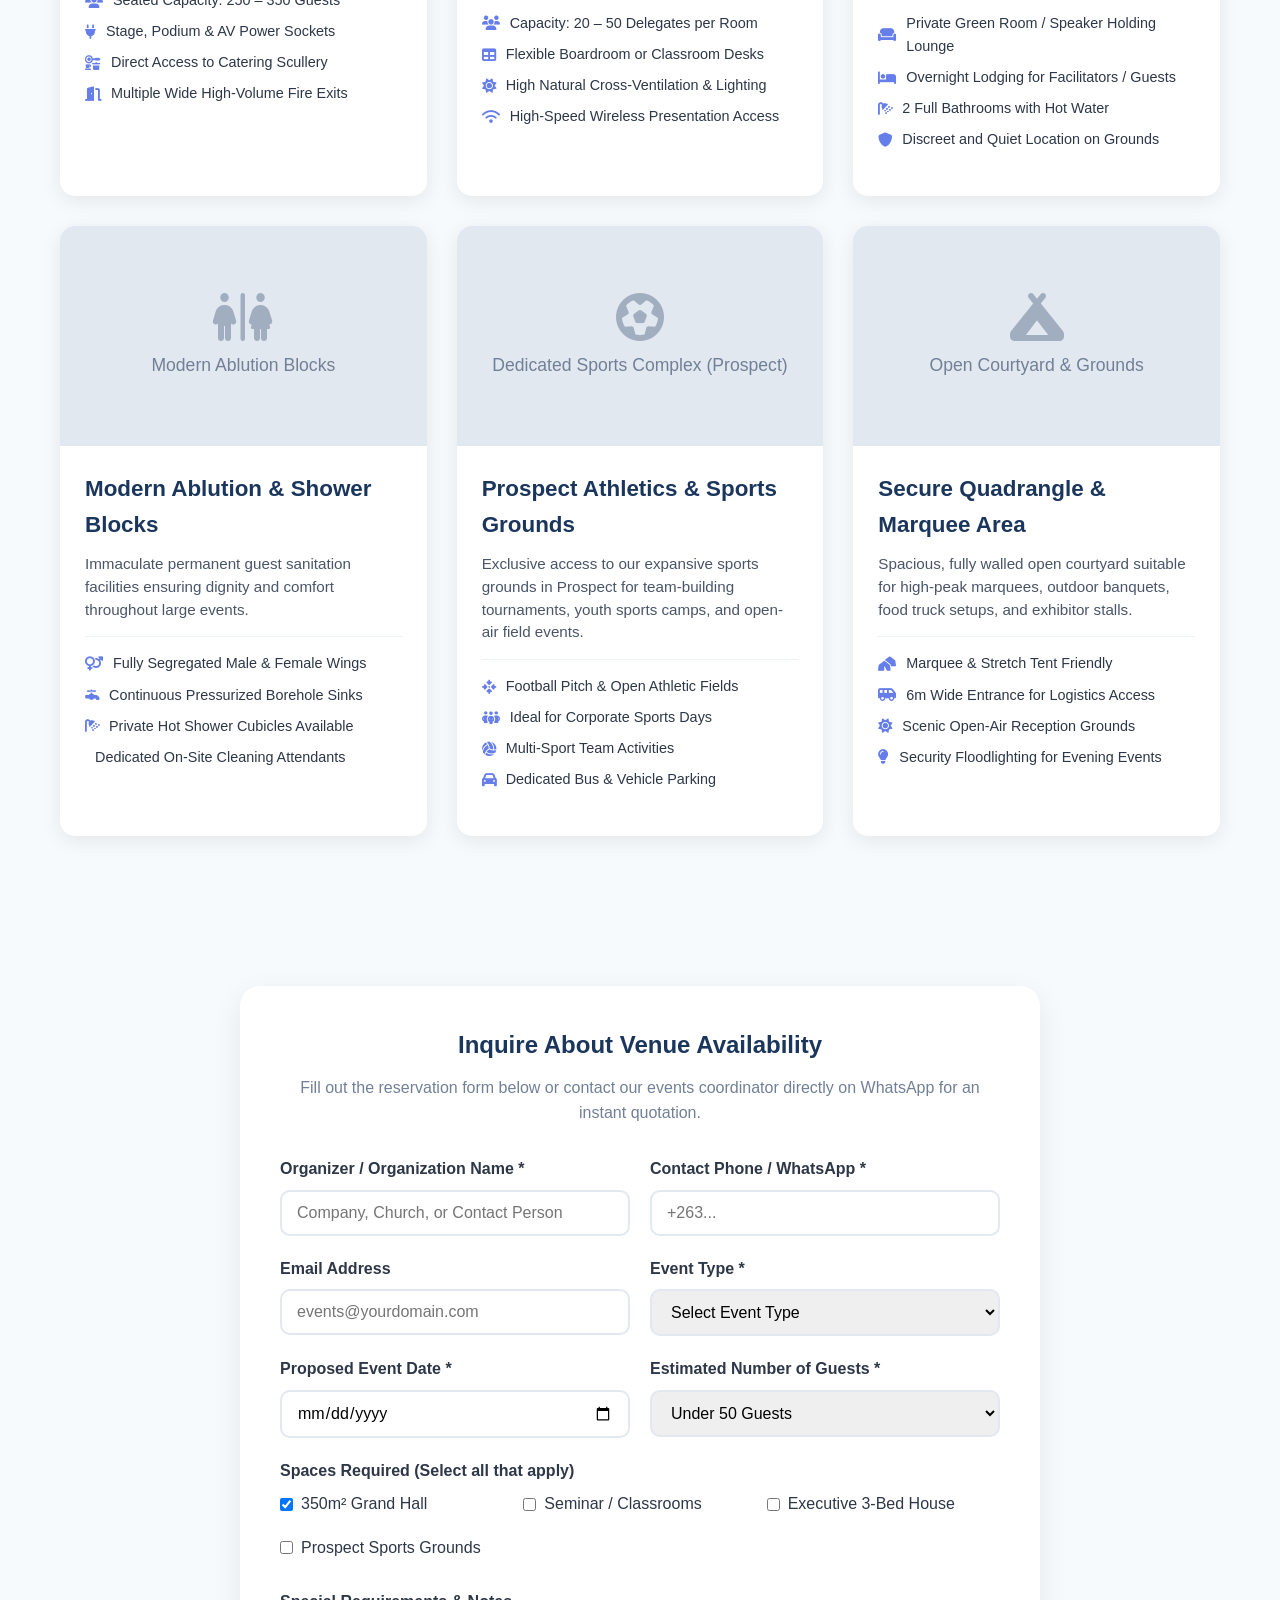
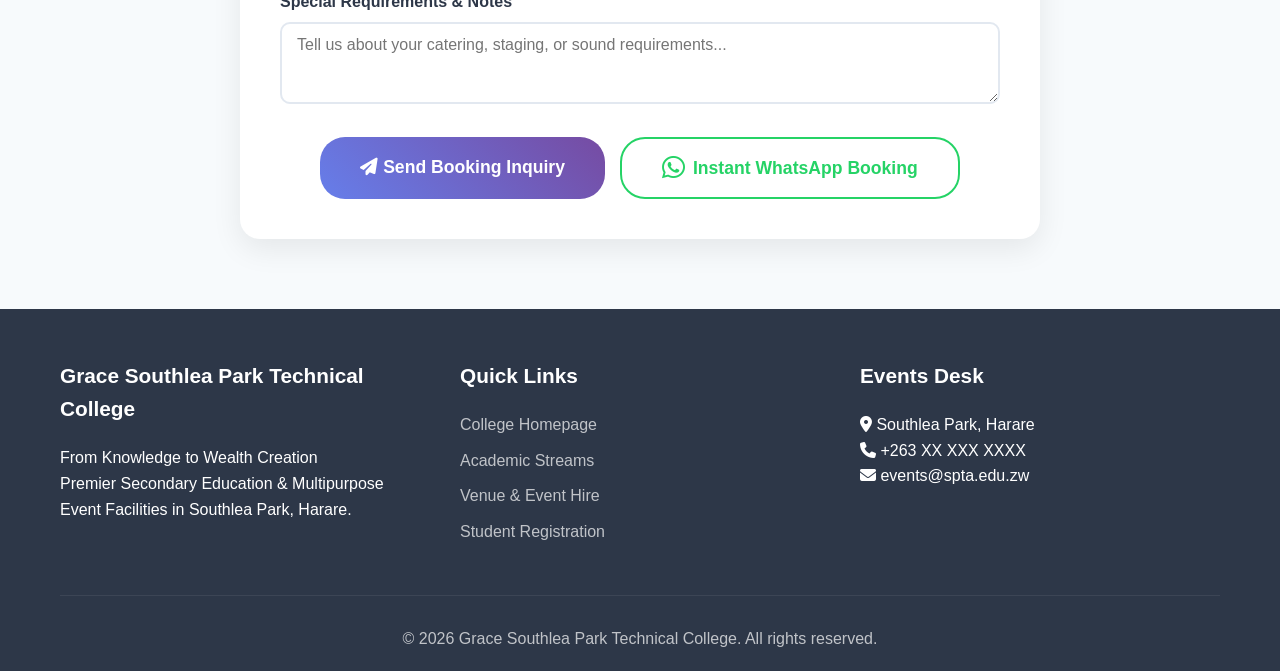
<file: public/venue-hire.html>
﻿<!DOCTYPE html>
<html lang="en">
<head>
    <meta charset="UTF-8">
    <meta name="viewport" content="width=device-width, initial-scale=1.0">
    <title>Venue & Event Hire | Grace Southlea Park Technical College</title>
    
    <!-- OpenGraph Social Sharing Meta Tags (for WhatsApp, Facebook, LinkedIn) -->
    <meta property="og:title" content="Premier Venue & Event Hire | Southlea Park, Harare">
    <meta property="og:description" content="Hire our 350sqm Grand Hall, Seminar Suites, and Executive Residence for Conferences, Church Retreats, Summits, Weddings & Private Functions. 100% Solar & Borehole Guaranteed.">
    <meta property="og:type" content="website">
    <meta property="og:url" content="https://southlea-park-academy.web.app/venue-hire.html">

    <!-- Central Stylesheet & Font Awesome -->
    <link rel="stylesheet" href="css/styles.css">
    <link rel="stylesheet" href="https://cdnjs.cloudflare.com/ajax/libs/font-awesome/6.5.1/css/all.min.css">

    <style>
        .venue-hero {
            position: relative;
            min-height: 480px;
            background: linear-gradient(135deg, #1b365d 0%, #2563eb 100%);
            display: flex;
            align-items: center;
            justify-content: center;
            text-align: center;
            color: white;
            padding: 60px 20px;
        }
        .venue-grid {
            display: grid;
            grid-template-columns: repeat(auto-fit, minmax(320px, 1fr));
            gap: 30px;
            margin-top: 40px;
        }
        .venue-card {
            background: white;
            border-radius: 15px;
            overflow: hidden;
            box-shadow: 0 5px 20px rgba(0,0,0,0.08);
            transition: transform 0.3s ease;
        }
        .venue-card:hover {
            transform: translateY(-5px);
        }
        .venue-img-placeholder {
            height: 220px;
            background: #e2e8f0;
            display: flex;
            flex-direction: column;
            align-items: center;
            justify-content: center;
            color: #718096;
            font-size: 1.1rem;
            position: relative;
        }
        .venue-img-placeholder i {
            font-size: 3rem;
            margin-bottom: 10px;
            color: #a0aec0;
        }
        .venue-card-body {
            padding: 25px;
        }
        .venue-card-body h3 {
            color: #1b365d;
            font-size: 1.4rem;
            margin-bottom: 10px;
        }
        .venue-card-body p {
            color: #4a5568;
            font-size: 0.95rem;
            line-height: 1.5;
            margin-bottom: 15px;
        }
        .spec-list {
            list-style: none;
            padding: 0;
            margin: 0 0 20px 0;
            border-top: 1px solid #edf2f7;
            padding-top: 15px;
        }
        .spec-list li {
            font-size: 0.9rem;
            color: #2d3748;
            margin-bottom: 8px;
            display: flex;
            align-items: center;
            gap: 10px;
        }
        .spec-list li i {
            color: var(--primary);
        }
        .booking-section {
            background: #f7fafc;
            padding: 70px 0;
        }
        .booking-container {
            max-width: 800px;
            margin: 0 auto;
            background: white;
            padding: 40px;
            border-radius: 20px;
            box-shadow: 0 10px 30px rgba(0,0,0,0.08);
        }
    </style>
</head>
<body>
    <!-- Top Announcement Alert -->
    <div class="top-alert-bar">
        <span><i class="fa-solid fa-calendar-check"></i> Now Accepting Bookings for Conferences, Retreats, Summits & Private Functions | Secure Dates Today</span>
        <a href="#book">Book Venue &rarr;</a>
    </div>

    <!-- Navigation -->
    <nav class="navbar">
        <div class="container">
            <div class="nav-brand">
                <span class="logo"><i class="fa-solid fa-graduation-cap" style="color: var(--primary);"></i></span>
                <span class="brand-name">Grace Southlea Park Technical College</span>
            </div>
            <div class="nav-links">
                <a href="index.html">Home</a>
                <a href="index.html#about">About</a>
                <a href="index.html#programs">Academics</a>
                <a href="venue-hire.html" style="color: var(--primary); font-weight: 700;">Venue Hire</a>
                <a href="#spaces">Spaces & Facilities</a>
                <a href="#book">Book Event</a>
                <a href="login.html" class="btn-portal">Portal Login</a>
                <a href="register.html" class="btn-register">Apply Now</a>
            </div>
        </div>
    </nav>

    <!-- Venue Hero -->
    <section class="venue-hero">
        <div class="hero-content">
            <span style="background: rgba(255,255,255,0.2); padding: 6px 16px; border-radius: 20px; font-weight: 600; font-size: 0.9rem; display: inline-block; margin-bottom: 15px;">
                <i class="fa-solid fa-shield-halved"></i> Secure • Uninterrupted Utilities • Prime Location
            </span>
            <h1 style="font-size: 3rem; margin-bottom: 15px;">Premier Venue & Event Spaces in Southlea Park</h1>
            <p style="font-size: 1.25rem; max-width: 800px; margin: 0 auto 30px auto; opacity: 0.95;">
                Host your Conferences, Church Summits, Corporate Retreats, Wedding Receptions, and Banquets with zero load-shedding and guaranteed borehole water.
            </p>
            <div class="hero-buttons">
                <a href="#book" class="btn btn-primary">Check Availability & Book</a>
                <a href="#spaces" class="btn btn-secondary">Explore Spaces</a>
            </div>
        </div>
    </section>

    <!-- Highlights Banner -->
    <section style="background: white; border-bottom: 1px solid #e2e8f0; padding: 25px 0;">
        <div class="container">
            <div style="display: flex; justify-content: space-around; flex-wrap: wrap; gap: 20px; text-align: center;">
                <div>
                    <i class="fa-solid fa-solar-panel" style="font-size: 2rem; color: var(--primary); margin-bottom: 8px;"></i>
                    <h4 style="margin: 0; font-size: 1rem;">100% Solar Power</h4>
                    <p style="margin: 0; font-size: 0.85rem; color: #718096;">Zero power interruptions</p>
                </div>
                <div>
                    <i class="fa-solid fa-faucet-drip" style="font-size: 2rem; color: var(--primary); margin-bottom: 8px;"></i>
                    <h4 style="margin: 0; font-size: 1rem;">Borehole Water</h4>
                    <p style="margin: 0; font-size: 0.85rem; color: #718096;">Pressurized 5,000L supply</p>
                </div>
                <div>
                    <i class="fa-solid fa-square-parking" style="font-size: 2rem; color: var(--primary); margin-bottom: 8px;"></i>
                    <h4 style="margin: 0; font-size: 1rem;">Secure Gated Grounds</h4>
                    <p style="margin: 0; font-size: 0.85rem; color: #718096;">Walled perimeter & 24hr guard</p>
                </div>
                <div>
                    <i class="fa-solid fa-wifi" style="font-size: 2rem; color: var(--primary); margin-bottom: 8px;"></i>
                    <h4 style="margin: 0; font-size: 1rem;">High-Speed Wi-Fi</h4>
                    <p style="margin: 0; font-size: 0.85rem; color: #718096;">Campus-wide connectivity</p>
                </div>
            </div>
        </div>
    </section>

    <!-- Spaces Showcase -->
    <section id="spaces" class="section">
        <div class="container">
            <h2 class="section-title">Available Event Spaces & Facilities</h2>
            <p style="text-align: center; max-width: 800px; margin: -20px auto 40px auto; color: #718096;">
                Flexible indoor and outdoor configurations tailored for conferences, seminars, religious gatherings, and celebrations.
            </p>

            <div class="venue-grid">
                <!-- 350sqm Grand Hall -->
                <div class="venue-card">
                    <div class="venue-img-placeholder">
                        <i class="fa-solid fa-building-columns"></i>
                        <span>350m² Grand Multipurpose Hall</span>
                    </div>
                    <div class="venue-card-body">
                        <h3>The Grand Superstructure Hall (350m²)</h3>
                        <p>Our premier enclosed venue suitable for large conferences, church conventions, gala dinners, summits, and wedding banquets.</p>
                        <ul class="spec-list">
                            <li><i class="fa-solid fa-users"></i> Seated Capacity: 250 – 350 Guests</li>
                            <li><i class="fa-solid fa-plug"></i> Stage, Podium & AV Power Sockets</li>
                            <li><i class="fa-solid fa-kitchen-set"></i> Direct Access to Catering Scullery</li>
                            <li><i class="fa-solid fa-door-open"></i> Multiple Wide High-Volume Fire Exits</li>
                        </ul>
                    </div>
                </div>

                <!-- Modern Seminar & Classroom Suites -->
                <div class="venue-card">
                    <div class="venue-img-placeholder">
                        <i class="fa-solid fa-chalkboard-user"></i>
                        <span>Classroom & Seminar Block</span>
                    </div>
                    <div class="venue-card-body">
                        <h3>Seminar Suites & Workshop Rooms</h3>
                        <p>Brand new single-storey block ideal for corporate strategy retreats, examination center hire, breakout training, and committee sessions.</p>
                        <ul class="spec-list">
                            <li><i class="fa-solid fa-users"></i> Capacity: 20 – 50 Delegates per Room</li>
                            <li><i class="fa-solid fa-table"></i> Flexible Boardroom or Classroom Desks</li>
                            <li><i class="fa-solid fa-sun"></i> High Natural Cross-Ventilation & Lighting</li>
                            <li><i class="fa-solid fa-wifi"></i> High-Speed Wireless Presentation Access</li>
                        </ul>
                    </div>
                </div>

                <!-- 3-Bedroom Executive Residence -->
                <div class="venue-card">
                    <div class="venue-img-placeholder">
                        <i class="fa-solid fa-house-chimney"></i>
                        <span>Executive 3-Bedroom Residence</span>
                    </div>
                    <div class="venue-card-body">
                        <h3>Executive Residence & VIP Lounge</h3>
                        <p>Self-contained 3-bedroom guest house complete with two fitted bathrooms, bathtub, and private lounge for visiting dignitaries and facilitators.</p>
                        <ul class="spec-list">
                            <li><i class="fa-solid fa-couch"></i> Private Green Room / Speaker Holding Lounge</li>
                            <li><i class="fa-solid fa-bed"></i> Overnight Lodging for Facilitators / Guests</li>
                            <li><i class="fa-solid fa-shower"></i> 2 Full Bathrooms with Hot Water</li>
                            <li><i class="fa-solid fa-shield"></i> Discreet and Quiet Location on Grounds</li>
                        </ul>
                    </div>
                </div>

                <!-- Dedicated Modern Ablution Blocks -->
                <div class="venue-card">
                    <div class="venue-img-placeholder">
                        <i class="fa-solid fa-restroom"></i>
                        <span>Modern Ablution Blocks</span>
                    </div>
                    <div class="venue-card-body">
                        <h3>Modern Ablution & Shower Blocks</h3>
                        <p>Immaculate permanent guest sanitation facilities ensuring dignity and comfort throughout large events.</p>
                        <ul class="spec-list">
                            <li><i class="fa-solid fa-venus-mars"></i> Fully Segregated Male & Female Wings</li>
                            <li><i class="fa-solid fa-faucet"></i> Continuous Pressurized Borehole Sinks</li>
                            <li><i class="fa-solid fa-shower"></i> Private Hot Shower Cubicles Available</li>
                            <li><i class="fa-solid fa-sparkles"></i> Dedicated On-Site Cleaning Attendants</li>
                        </ul>
                    </div>
                </div>

                <!-- Sports Grounds in Prospect -->
                <div class="venue-card">
                    <div class="venue-img-placeholder">
                        <i class="fa-solid fa-futbol"></i>
                        <span>Dedicated Sports Complex (Prospect)</span>
                    </div>
                    <div class="venue-card-body">
                        <h3>Prospect Athletics & Sports Grounds</h3>
                        <p>Exclusive access to our expansive sports grounds in Prospect for team-building tournaments, youth sports camps, and open-air field events.</p>
                        <ul class="spec-list">
                            <li><i class="fa-solid fa-arrows-to-dot"></i> Football Pitch & Open Athletic Fields</li>
                            <li><i class="fa-solid fa-people-group"></i> Ideal for Corporate Sports Days</li>
                            <li><i class="fa-solid fa-volleyball"></i> Multi-Sport Team Activities</li>
                            <li><i class="fa-solid fa-car"></i> Dedicated Bus & Vehicle Parking</li>
                        </ul>
                    </div>
                </div>

                <!-- Open Paved Quadrangle & Lawn -->
                <div class="venue-card">
                    <div class="venue-img-placeholder">
                        <i class="fa-solid fa-campground"></i>
                        <span>Open Courtyard & Grounds</span>
                    </div>
                    <div class="venue-card-body">
                        <h3>Secure Quadrangle & Marquee Area</h3>
                        <p>Spacious, fully walled open courtyard suitable for high-peak marquees, outdoor banquets, food truck setups, and exhibitor stalls.</p>
                        <ul class="spec-list">
                            <li><i class="fa-solid fa-tents"></i> Marquee & Stretch Tent Friendly</li>
                            <li><i class="fa-solid fa-van-shuttle"></i> 6m Wide Entrance for Logistics Access</li>
                            <li><i class="fa-solid fa-sun"></i> Scenic Open-Air Reception Grounds</li>
                            <li><i class="fa-solid fa-lightbulb"></i> Security Floodlighting for Evening Events</li>
                        </ul>
                    </div>
                </div>
            </div>
        </div>
    </section>

    <!-- Booking & Inquiry Form -->
    <section id="book" class="booking-section">
        <div class="container">
            <div class="booking-container">
                <h2 style="text-align: center; color: #1b365d; margin-bottom: 10px;">Inquire About Venue Availability</h2>
                <p style="text-align: center; color: #718096; margin-bottom: 30px;">
                    Fill out the reservation form below or contact our events coordinator directly on WhatsApp for an instant quotation.
                </p>

                <form id="venueInquiryForm">
                    <div class="form-grid">
                        <div class="form-group">
                            <label>Organizer / Organization Name *</label>
                            <input type="text" class="form-control" placeholder="Company, Church, or Contact Person" required>
                        </div>
                        <div class="form-group">
                            <label>Contact Phone / WhatsApp *</label>
                            <input type="tel" class="form-control" placeholder="+263..." required>
                        </div>
                    </div>

                    <div class="form-grid">
                        <div class="form-group">
                            <label>Email Address</label>
                            <input type="email" class="form-control" placeholder="events@yourdomain.com">
                        </div>
                        <div class="form-group">
                            <label>Event Type *</label>
                            <select class="form-control" required>
                                <option value="">Select Event Type</option>
                                <option value="conference">Conference / Corporate Summit</option>
                                <option value="church">Church Convention / Spiritual Retreat</option>
                                <option value="wedding">Wedding Reception / Banquet</option>
                                <option value="workshop">Training Workshop / Exam Centre</option>
                                <option value="party">Private Celebration / Birthday</option>
                                <option value="sports">Sports Tournament / Team Building</option>
                            </select>
                        </div>
                    </div>

                    <div class="form-grid">
                        <div class="form-group">
                            <label>Proposed Event Date *</label>
                            <input type="date" class="form-control" required>
                        </div>
                        <div class="form-group">
                            <label>Estimated Number of Guests *</label>
                            <select class="form-control" required>
                                <option value="under50">Under 50 Guests</option>
                                <option value="50-100">50 – 100 Guests</option>
                                <option value="100-250">100 – 250 Guests</option>
                                <option value="250-350">250 – 350+ Guests</option>
                            </select>
                        </div>
                    </div>

                    <div class="form-group">
                        <label>Spaces Required (Select all that apply)</label>
                        <div style="display: grid; grid-template-columns: repeat(auto-fit, minmax(200px, 1fr)); gap: 10px; margin-top: 8px;">
                            <label style="display: flex; align-items: center; gap: 8px; font-weight: normal;">
                                <input type="checkbox" value="hall" checked> 350m² Grand Hall
                            </label>
                            <label style="display: flex; align-items: center; gap: 8px; font-weight: normal;">
                                <input type="checkbox" value="seminar"> Seminar / Classrooms
                            </label>
                            <label style="display: flex; align-items: center; gap: 8px; font-weight: normal;">
                                <input type="checkbox" value="residence"> Executive 3-Bed House
                            </label>
                            <label style="display: flex; align-items: center; gap: 8px; font-weight: normal;">
                                <input type="checkbox" value="sports"> Prospect Sports Grounds
                            </label>
                        </div>
                    </div>

                    <div class="form-group">
                        <label>Special Requirements & Notes</label>
                        <textarea class="form-control" rows="3" placeholder="Tell us about your catering, staging, or sound requirements..."></textarea>
                    </div>

                    <div style="display: flex; gap: 15px; justify-content: center; flex-wrap: wrap; margin-top: 25px;">
                        <button type="submit" class="btn btn-primary btn-large">
                            <i class="fa-solid fa-paper-plane"></i> Send Booking Inquiry
                        </button>
                        <a href="https://wa.me/263XXXXXXXXX?text=Hello%20GSTC%2C%20I%20would%20like%20to%20inquire%20about%20hiring%20the%20venue%20for%20an%20event" 
                           target="_blank" rel="noopener" 
                           class="btn btn-secondary btn-large" 
                           style="border: 2px solid #25d366; color: #25d366; display: flex; align-items: center; gap: 8px;">
                            <i class="fa-brands fa-whatsapp fa-xl"></i> Instant WhatsApp Booking
                        </a>
                    </div>
                </form>
            </div>
        </div>
    </section>

    <!-- Footer -->
    <footer class="footer">
        <div class="container">
            <div class="footer-content">
                <div class="footer-section">
                    <h4>Grace Southlea Park Technical College</h4>
                    <p>From Knowledge to Wealth Creation</p>
                    <p>Premier Secondary Education & Multipurpose Event Facilities in Southlea Park, Harare.</p>
                </div>
                <div class="footer-section">
                    <h4>Quick Links</h4>
                    <a href="index.html">College Homepage</a>
                    <a href="index.html#programs">Academic Streams</a>
                    <a href="venue-hire.html">Venue & Event Hire</a>
                    <a href="register.html">Student Registration</a>
                </div>
                <div class="footer-section">
                    <h4>Events Desk</h4>
                    <p><i class="fa-solid fa-location-dot"></i> Southlea Park, Harare</p>
                    <p><i class="fa-solid fa-phone"></i> +263 XX XXX XXXX</p>
                    <p><i class="fa-solid fa-envelope"></i> events@spta.edu.zw</p>
                </div>
            </div>
            <div class="footer-bottom">
                <p>&copy; 2026 Grace Southlea Park Technical College. All rights reserved.</p>
            </div>
        </div>
    </footer>

    <!-- Floating WhatsApp Button -->
    <a href="https://wa.me/263XXXXXXXXX?text=Hello%20GSTC%2C%20I%20would%20like%20to%20inquire%20about%20venue%20hire%20for%20an%20upcoming%20event" class="whatsapp-float" target="_blank" rel="noopener">
        <i class="fa-brands fa-whatsapp fa-lg"></i>
        <span>Event Inquiries</span>
    </a>

    <script src="js/public.js"></script>
</body>
</html>
</file>
<file: public/css/styles.css>
/* ===== GLOBAL STYLES ===== */
* {
    margin: 0;
    padding: 0;
    box-sizing: border-box;
}

:root {
    --primary: #667eea;
    --primary-dark: #5a67d8;
    --secondary: #764ba2;
    --accent: #f093fb;
    --success: #00b894;
    --warning: #fdcb6e;
    --danger: #ff6b6b;
    --dark: #2d3748;
    --light: #f7fafc;
    --gray: #e2e8f0;
}

body {
    font-family: 'Segoe UI', Tahoma, Geneva, Verdana, sans-serif;
    line-height: 1.6;
    color: var(--dark);
    background: var(--light);
}

.container {
    max-width: 1200px;
    margin: 0 auto;
    padding: 0 20px;
}

/* ===== NAVIGATION ===== */
.navbar {
    background: white;
    box-shadow: 0 2px 10px rgba(0,0,0,0.1);
    position: sticky;
    top: 0;
    z-index: 1000;
    padding: 15px 0;
}

.navbar .container {
    display: flex;
    justify-content: space-between;
    align-items: center;
}

.nav-brand {
    display: flex;
    align-items: center;
    gap: 10px;
}

.logo {
    font-size: 2rem;
}

.brand-name {
    font-weight: 700;
    font-size: 1.2rem;
    color: var(--primary);
}

.nav-links {
    display: flex;
    gap: 30px;
    align-items: center;
}

.nav-links a {
    text-decoration: none;
    color: var(--dark);
    font-weight: 500;
    transition: color 0.3s;
}

.nav-links a:hover {
    color: var(--primary);
}

.btn-register {
    background: linear-gradient(45deg, var(--primary), var(--secondary));
    color: white !important;
    padding: 10px 25px;
    border-radius: 25px;
    font-weight: 600;
}

/* ===== HERO SECTION ===== */
.hero {
    position: relative;
    min-height: 600px;
    background: linear-gradient(135deg, #667eea 0%, #764ba2 100%);
    display: flex;
    align-items: center;
    justify-content: center;
    text-align: center;
    color: white;
    overflow: hidden;
}

.hero-overlay {
    position: absolute;
    top: 0;
    left: 0;
    right: 0;
    bottom: 0;
    background: url('data:image/svg+xml,<svg xmlns="http://www.w3.org/2000/svg" viewBox="0 0 1440 320"><path fill="%23ffffff" fill-opacity="0.1" d="M0,96L48,112C96,128,192,160,288,160C384,160,480,128,576,122.7C672,117,768,139,864,149.3C960,160,1056,160,1152,138.7C1248,117,1344,75,1392,53.3L1440,32L1440,320L1392,320C1344,320,1248,320,1152,320C1056,320,960,320,864,320C768,320,672,320,576,320C480,320,384,320,288,320C192,320,96,320,48,320L0,320Z"></path></svg>') no-repeat bottom;
    background-size: cover;
}

.hero-content {
    position: relative;
    z-index: 1;
    max-width: 900px;
    padding: 40px 20px;
}

.hero h1 {
    font-size: 3.5rem;
    font-weight: 800;
    margin-bottom: 20px;
    text-shadow: 2px 2px 4px rgba(0,0,0,0.2);
}

.tagline {
    font-size: 1.4rem;
    margin-bottom: 40px;
    opacity: 0.95;
}

.hero-buttons {
    display: flex;
    gap: 20px;
    justify-content: center;
    margin-bottom: 50px;
}

.hero-features {
    display: flex;
    gap: 30px;
    justify-content: center;
    flex-wrap: wrap;
}

.feature-box {
    background: rgba(255,255,255,0.2);
    backdrop-filter: blur(10px);
    padding: 15px 25px;
    border-radius: 15px;
    display: flex;
    align-items: center;
    gap: 10px;
    font-weight: 600;
}

.feature-icon {
    font-size: 1.5rem;
}

/* ===== BUTTONS ===== */
.btn {
    display: inline-block;
    padding: 12px 30px;
    border-radius: 25px;
    font-weight: 600;
    text-decoration: none;
    transition: all 0.3s ease;
    border: none;
    cursor: pointer;
    font-size: 1rem;
}

.btn-primary {
    background: linear-gradient(45deg, var(--primary), var(--secondary));
    color: white;
}

.btn-primary:hover {
    transform: translateY(-2px);
    box-shadow: 0 10px 25px rgba(102, 126, 234, 0.4);
}

.btn-secondary {
    background: white;
    color: var(--primary);
}

.btn-secondary:hover {
    background: var(--light);
}

.btn-large {
    padding: 15px 40px;
    font-size: 1.1rem;
}

/* ===== SECTIONS ===== */
.section {
    padding: 80px 0;
}

.section-title {
    text-align: center;
    font-size: 2.5rem;
    font-weight: 800;
    margin-bottom: 50px;
    color: var(--dark);
}

/* ===== ABOUT SECTION ===== */
.about-grid {
    display: grid;
    grid-template-columns: repeat(auto-fit, minmax(250px, 1fr));
    gap: 30px;
}

.about-card {
    background: white;
    padding: 30px;
    border-radius: 15px;
    box-shadow: 0 5px 20px rgba(0,0,0,0.08);
    text-align: center;
    transition: transform 0.3s;
}

.about-card:hover {
    transform: translateY(-5px);
}

.card-icon {
    font-size: 3rem;
    margin-bottom: 15px;
}

.about-card h3 {
    font-size: 1.5rem;
    margin-bottom: 15px;
    color: var(--primary);
}

/* ===== DIFFERENTIATORS ===== */
.differentiators {
    background: linear-gradient(135deg, #667eea 0%, #764ba2 100%);
    color: white;
}

.diff-grid {
    display: grid;
    grid-template-columns: repeat(auto-fit, minmax(300px, 1fr));
    gap: 30px;
}

.diff-item {
    background: rgba(255,255,255,0.1);
    backdrop-filter: blur(10px);
    padding: 30px;
    border-radius: 15px;
    border: 2px solid rgba(255,255,255,0.2);
}

.diff-number {
    display: inline-block;
    font-size: 3rem;
    font-weight: 800;
    opacity: 0.3;
    margin-bottom: 10px;
}

.diff-item h3 {
    font-size: 1.5rem;
    margin-bottom: 15px;
}

/* ===== PROGRAMS ===== */
.programs-section {
    background: var(--light);
}

.programs-grid {
    display: grid;
    grid-template-columns: repeat(auto-fit, minmax(300px, 1fr));
    gap: 30px;
    margin-bottom: 30px;
}

.program-card {
    background: white;
    border-radius: 20px;
    box-shadow: 0 10px 30px rgba(0,0,0,0.1);
    overflow: hidden;
    transition: transform 0.3s;
    position: relative;
}

.program-card:hover {
    transform: translateY(-10px);
}

.program-card.featured {
    border: 3px solid var(--accent);
}

.featured-badge {
    position: absolute;
    top: 20px;
    right: 20px;
    background: var(--accent);
    color: white;
    padding: 8px 15px;
    border-radius: 20px;
    font-size: 0.9rem;
    font-weight: 600;
    z-index: 1;
}

.program-header {
    padding: 40px 30px;
    text-align: center;
    color: white;
}

.program-header h3 {
    font-size: 1.8rem;
    margin-bottom: 10px;
}

.price {
    font-size: 2rem;
    font-weight: 800;
}

.program-body {
    padding: 30px;
}

.program-features {
    list-style: none;
    margin-bottom: 25px;
}

.program-features li {
    padding: 10px 0;
    border-bottom: 1px solid var(--gray);
    font-size: 1.05rem;
}

.pricing-note {
    background: white;
    padding: 25px;
    border-radius: 15px;
    text-align: center;
    box-shadow: 0 5px 15px rgba(0,0,0,0.08);
    font-size: 1.1rem;
}

/* ===== FACILITIES ===== */
.facilities-grid {
    display: grid;
    grid-template-columns: repeat(auto-fit, minmax(250px, 1fr));
    gap: 30px;
}

.facility-card {
    background: white;
    padding: 30px;
    border-radius: 15px;
    text-align: center;
    box-shadow: 0 5px 15px rgba(0,0,0,0.08);
    transition: transform 0.3s;
}

.facility-card:hover {
    transform: translateY(-5px);
}

.facility-icon {
    font-size: 3rem;
    display: block;
    margin-bottom: 15px;
}

.facility-card h3 {
    color: var(--primary);
    margin-bottom: 10px;
}

/* ===== ADMISSIONS ===== */
.admissions-section {
    background: var(--light);
}

.admissions-content {
    display: grid;
    grid-template-columns: 1fr 1fr;
    gap: 50px;
}

.requirements-list, .process-list {
    margin-left: 20px;
    line-height: 2;
}

.process-list {
    counter-reset: item;
    list-style: none;
    margin-left: 0;
}

.process-list li {
    counter-increment: item;
    margin-bottom: 15px;
    padding-left: 40px;
    position: relative;
}

.process-list li::before {
    content: counter(item);
    position: absolute;
    left: 0;
    top: 0;
    background: var(--primary);
    color: white;
    width: 30px;
    height: 30px;
    border-radius: 50%;
    display: flex;
    align-items: center;
    justify-content: center;
    font-weight: 700;
}

.cta-box {
    background: linear-gradient(135deg, var(--primary) 0%, var(--secondary) 100%);
    color: white;
    padding: 40px;
    border-radius: 20px;
    text-align: center;
}

.cta-box h3 {
    font-size: 2rem;
    margin-bottom: 20px;
}

.cta-box p {
    margin-bottom: 25px;
    font-size: 1.1rem;
}

.cta-note {
    margin-top: 30px;
    padding-top: 30px;
    border-top: 2px solid rgba(255,255,255,0.3);
}

/* ===== CONTACT ===== */
.contact-section {
    background: white;
}

.contact-grid {
    display: grid;
    grid-template-columns: 1fr 1fr;
    gap: 50px;
}

.contact-item {
    display: flex;
    gap: 20px;
    margin-bottom: 30px;
}

.contact-icon {
    font-size: 2rem;
}

.contact-item h4 {
    color: var(--primary);
    margin-bottom: 5px;
}

.contact-form {
    background: var(--light);
    padding: 40px;
    border-radius: 20px;
}

.contact-form h3 {
    margin-bottom: 25px;
    color: var(--primary);
}

.contact-form input,
.contact-form textarea {
    width: 100%;
    padding: 12px 15px;
    margin-bottom: 15px;
    border: 2px solid var(--gray);
    border-radius: 10px;
    font-family: inherit;
    font-size: 1rem;
}

.contact-form input:focus,
.contact-form textarea:focus {
    outline: none;
    border-color: var(--primary);
}

/* ===== FOOTER ===== */
.footer {
    background: var(--dark);
    color: white;
    padding: 50px 0 20px;
}

.footer-content {
    display: grid;
    grid-template-columns: repeat(auto-fit, minmax(200px, 1fr));
    gap: 40px;
    margin-bottom: 40px;
}

.footer-section h4 {
    margin-bottom: 20px;
    font-size: 1.3rem;
}

.footer-section a {
    display: block;
    color: rgba(255,255,255,0.7);
    text-decoration: none;
    margin-bottom: 10px;
    transition: color 0.3s;
}

.footer-section a:hover {
    color: white;
}

.footer-bottom {
    text-align: center;
    padding-top: 30px;
    border-top: 1px solid rgba(255,255,255,0.1);
    opacity: 0.7;
}

/* ===== DASHBOARD STYLES ===== */
.dashboard-container {
    min-height: 100vh;
    display: flex;
}

.sidebar {
    width: 250px;
    background: linear-gradient(180deg, var(--primary) 0%, var(--secondary) 100%);
    color: white;
    padding: 30px 20px;
    position: fixed;
    height: 100vh;
    overflow-y: auto;
}

.sidebar-header {
    text-align: center;
    margin-bottom: 40px;
}

.sidebar-logo {
    font-size: 2.5rem;
    margin-bottom: 10px;
}

.sidebar-title {
    font-weight: 700;
    font-size: 1.2rem;
}

.sidebar-menu {
    list-style: none;
}

.menu-item {
    margin-bottom: 10px;
}

.menu-item a {
    display: flex;
    align-items: center;
    gap: 15px;
    color: white;
    text-decoration: none;
    padding: 12px 15px;
    border-radius: 10px;
    transition: background 0.3s;
}

.menu-item a:hover {
    background: rgba(255,255,255,0.2);
}

.menu-item.active a {
    background: rgba(255,255,255,0.3);
}

.main-content {
    margin-left: 250px;
    flex: 1;
    padding: 30px;
    background: var(--light);
}

.dashboard-header {
    background: white;
    padding: 25px 30px;
    border-radius: 15px;
    margin-bottom: 30px;
    box-shadow: 0 2px 10px rgba(0,0,0,0.05);
    display: flex;
    justify-content: space-between;
    align-items: center;
}

.welcome-text h1 {
    font-size: 2rem;
    color: var(--dark);
    margin-bottom: 5px;
}

.welcome-text p {
    color: #718096;
}

.header-actions {
    display: flex;
    gap: 15px;
}

/* ===== CARDS ===== */
.card-grid {
    display: grid;
    grid-template-columns: repeat(auto-fit, minmax(250px, 1fr));
    gap: 25px;
    margin-bottom: 30px;
}

.stat-card {
    background: white;
    padding: 25px;
    border-radius: 15px;
    box-shadow: 0 2px 10px rgba(0,0,0,0.05);
}

.stat-header {
    display: flex;
    justify-content: space-between;
    align-items: center;
    margin-bottom: 15px;
}

.stat-icon {
    width: 50px;
    height: 50px;
    border-radius: 12px;
    display: flex;
    align-items: center;
    justify-content: center;
    font-size: 1.5rem;
}

.stat-value {
    font-size: 2.5rem;
    font-weight: 800;
    color: var(--dark);
    margin-bottom: 5px;
}

.stat-label {
    color: #718096;
    font-size: 0.9rem;
}

/* ===== FORMS ===== */
.form-card {
    background: white;
    padding: 30px;
    border-radius: 15px;
    box-shadow: 0 2px 10px rgba(0,0,0,0.05);
    margin-bottom: 30px;
}

.form-card h2 {
    margin-bottom: 25px;
    color: var(--primary);
}

.form-grid {
    display: grid;
    grid-template-columns: repeat(auto-fit, minmax(250px, 1fr));
    gap: 20px;
}

.form-group {
    margin-bottom: 20px;
}

.form-group label {
    display: block;
    margin-bottom: 8px;
    font-weight: 600;
    color: var(--dark);
}

.form-control {
    width: 100%;
    padding: 12px 15px;
    border: 2px solid var(--gray);
    border-radius: 10px;
    font-size: 1rem;
    font-family: inherit;
    transition: border-color 0.3s;
}

.form-control:focus {
    outline: none;
    border-color: var(--primary);
}

select.form-control {
    cursor: pointer;
}

/* ===== TABLES ===== */
.table-container {
    background: white;
    border-radius: 15px;
    box-shadow: 0 2px 10px rgba(0,0,0,0.05);
    overflow: hidden;
}

.data-table {
    width: 100%;
    border-collapse: collapse;
}

.data-table thead {
    background: linear-gradient(45deg, var(--primary), var(--secondary));
    color: white;
}

.data-table th {
    padding: 15px;
    text-align: left;
    font-weight: 600;
}

.data-table td {
    padding: 15px;
    border-bottom: 1px solid var(--gray);
}

.data-table tbody tr:hover {
    background: var(--light);
}

/* ===== RESPONSIVE ===== */
@media (max-width: 768px) {
    .hero h1 {
        font-size: 2rem;
    }
    
    .tagline {
        font-size: 1.1rem;
    }
    
    .hero-buttons {
        flex-direction: column;
    }
    
    .nav-links {
        display: none;
    }
    
    .admissions-content,
    .contact-grid {
        grid-template-columns: 1fr;
    }
    
    .programs-grid {
        grid-template-columns: 1fr;
    }
    
    .dashboard-container {
        flex-direction: column;
    }
    
    .sidebar {
        width: 100%;
        position: relative;
        height: auto;
    }
    
    .main-content {
        margin-left: 0;
    }
}

/* ===== UTILITIES ===== */
.text-center { text-align: center; }
.text-right { text-align: right; }
.mt-20 { margin-top: 20px; }
.mb-20 { margin-bottom: 20px; }
.hidden { display: none; }

/* ===== ALERTS ===== */
.alert {
    padding: 15px 20px;
    border-radius: 10px;
    margin-bottom: 20px;
}

.alert-success {
    background: #d4edda;
    color: #155724;
    border: 1px solid #c3e6cb;
}

.alert-danger {
    background: #f8d7da;
    color: #721c24;
    border: 1px solid #f5c6cb;
}

.alert-warning {
    background: #fff3cd;
    color: #856404;
    border: 1px solid #ffeaa7;
}

.alert-info {
    background: #d1ecf1;
    color: #0c5460;
    border: 1px solid #bee5eb;
}
/* ===== CUSTOM ENHANCEMENTS (GSTC MULTI-PAGE STYLING) ===== */

/* Top Alert Bar */
.top-alert-bar {
    background: #1b365d;
    color: #ffffff;
    text-align: center;
    padding: 10px 16px;
    font-size: 0.95rem;
    font-weight: 600;
    border-bottom: 2px solid #b45309;
}

.top-alert-bar a {
    color: #fbbf24;
    text-decoration: underline;
    margin-left: 8px;
    font-weight: 700;
}

/* Portal Nav Button */
.btn-portal {
    background: transparent;
    color: var(--primary);
    border: 1.5px solid var(--primary);
    padding: 8px 18px;
    border-radius: 20px;
    font-weight: 600;
    text-decoration: none;
    transition: all 0.3s ease;
}

.btn-portal:hover {
    background: var(--primary);
    color: white !important;
}

/* Floating WhatsApp Button */
.whatsapp-float {
    position: fixed;
    bottom: 24px;
    right: 24px;
    background-color: #25d366;
    color: #ffffff;
    border-radius: 50px;
    padding: 12px 22px;
    font-size: 15px;
    font-weight: 700;
    box-shadow: 0 4px 14px rgba(0, 0, 0, 0.25);
    z-index: 1000;
    text-decoration: none;
    display: flex;
    align-items: center;
    gap: 8px;
    transition: transform 0.2s ease, box-shadow 0.2s ease;
}

.whatsapp-float:hover {
    transform: translateY(-2px);
    box-shadow: 0 6px 18px rgba(0, 0, 0, 0.3);
    color: #ffffff;
}

/* Strict Grid Sizing: Exactly 3 Symmetrical Columns */
@media (min-width: 993px) {
    .about-grid, .programs-grid {
        grid-template-columns: repeat(3, 1fr) !important;
    }
    .clubs-grid {
        grid-template-columns: repeat(3, 1fr);
    }
}

/* Portal Dual Grid (Student & Parent Only) */
.portal-dual-grid {
    display: grid;
    grid-template-columns: repeat(2, 1fr);
    gap: 30px;
    max-width: 800px;
    margin: 30px auto 0 auto;
}

@media (max-width: 768px) {
    .portal-dual-grid {
        grid-template-columns: 1fr;
    }
}

.portal-box {
    background: white;
    border: 1px solid var(--gray);
    border-radius: 15px;
    padding: 35px 25px;
    text-align: center;
    box-shadow: 0 5px 15px rgba(0,0,0,0.06);
    transition: transform 0.3s;
}

.portal-box:hover {
    transform: translateY(-5px);
    box-shadow: 0 10px 25px rgba(0,0,0,0.1);
}

.portal-box-icon {
    font-size: 3rem;
    margin-bottom: 15px;
    display: inline-block;
}

.portal-box h4 {
    color: var(--primary);
    font-size: 1.3rem;
    margin-bottom: 12px;
}

.portal-box p {
    color: #718096;
    font-size: 0.95rem;
    line-height: 1.5;
    margin-bottom: 22px;
}

/* Clubs Grid */
.clubs-grid {
    display: grid;
    gap: 25px;
    margin-top: 30px;
}

.club-card {
    background: white;
    border-left: 4px solid var(--secondary);
    border-radius: 10px;
    padding: 24px;
    box-shadow: 0 4px 10px rgba(0,0,0,0.05);
}

.club-card h4 {
    color: var(--primary);
    font-size: 1.15rem;
    margin-bottom: 8px;
    display: flex;
    align-items: center;
    gap: 10px;
}

.club-card p {
    color: #4a5568;
    font-size: 0.95rem;
    line-height: 1.5;
}
</file>
